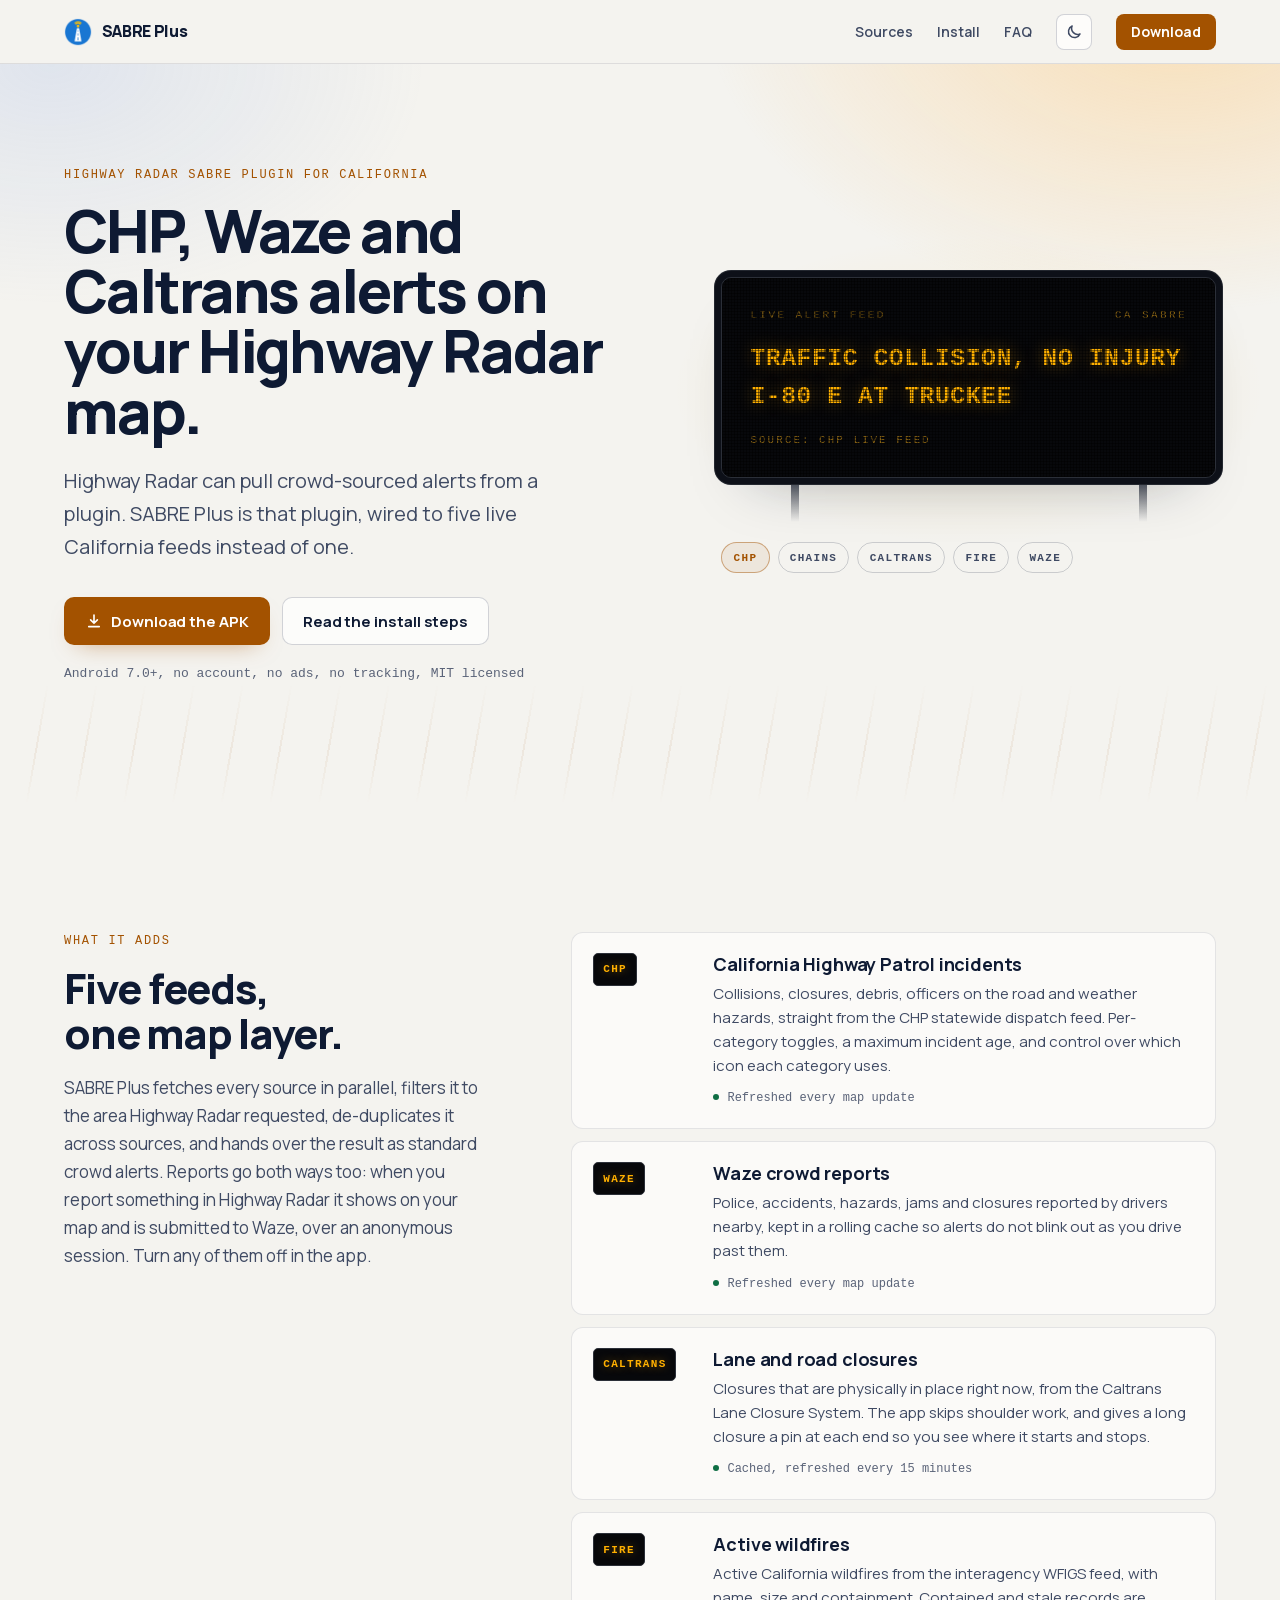
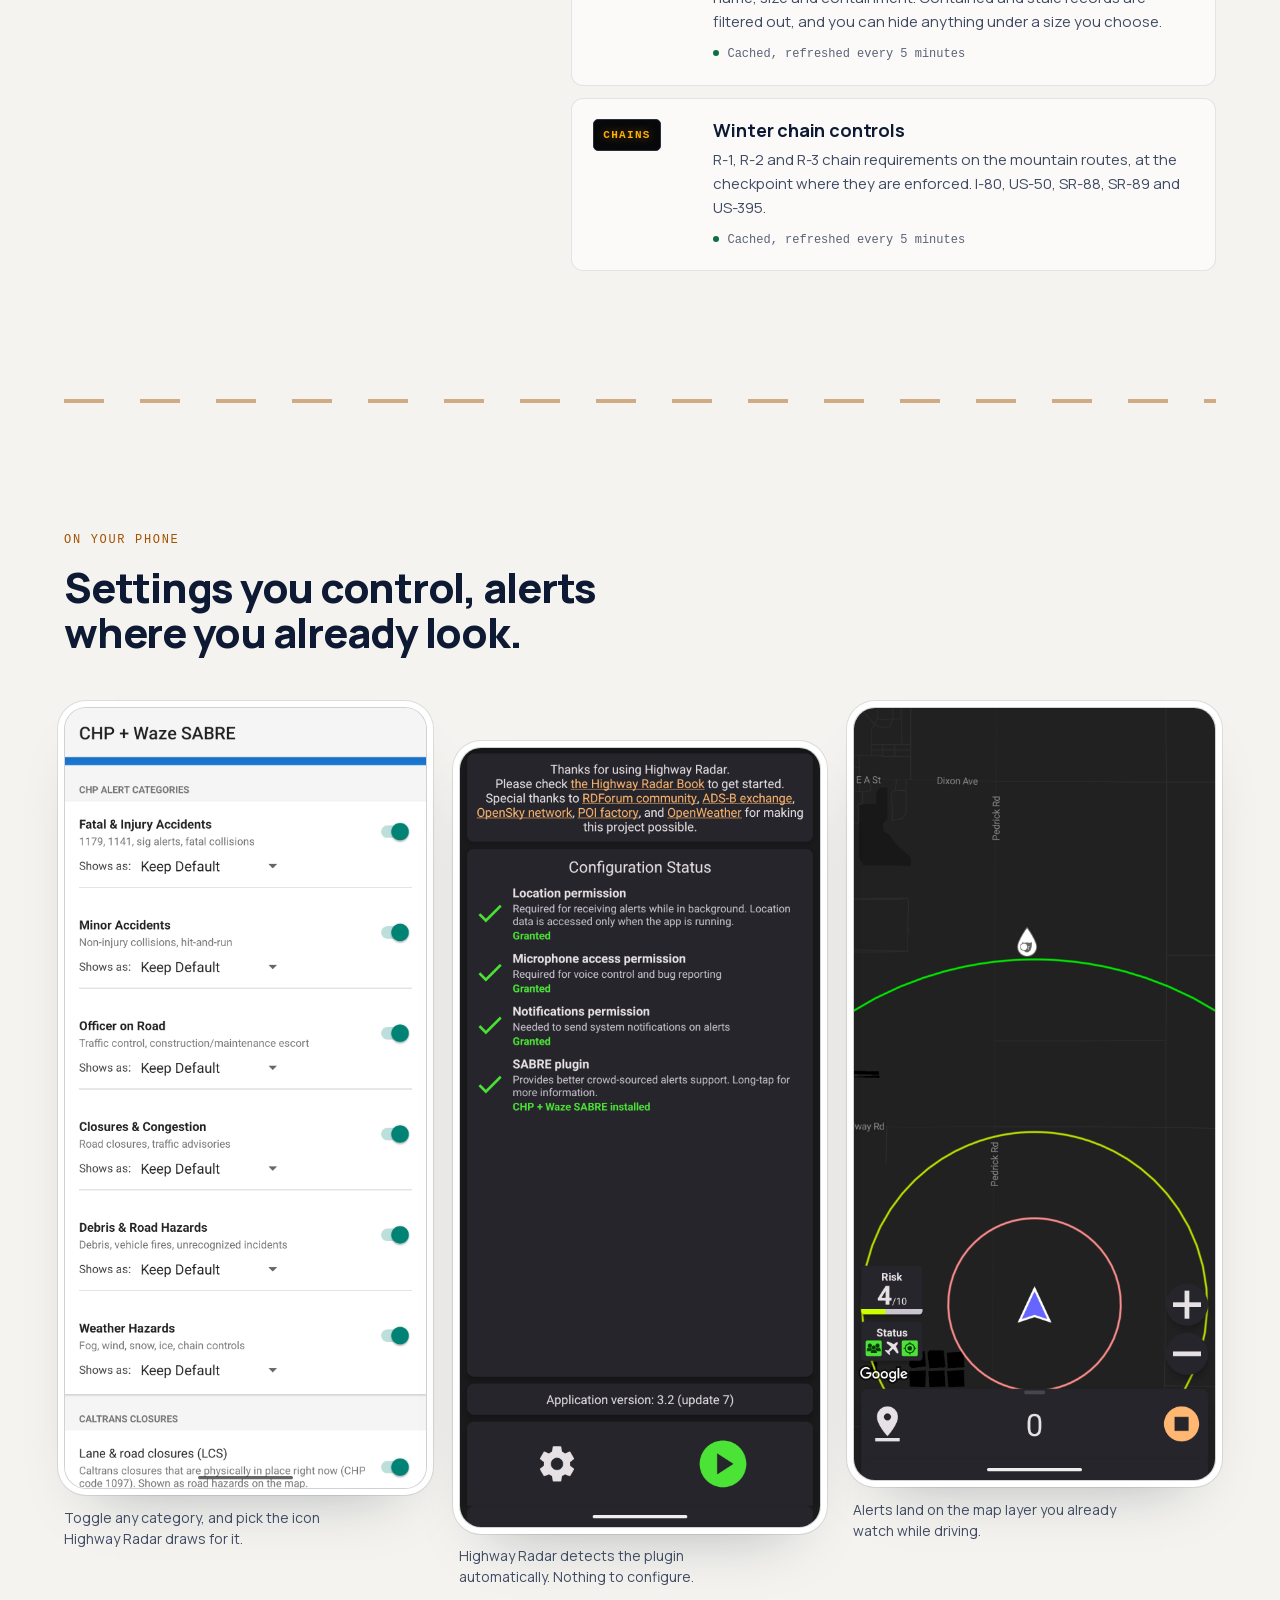
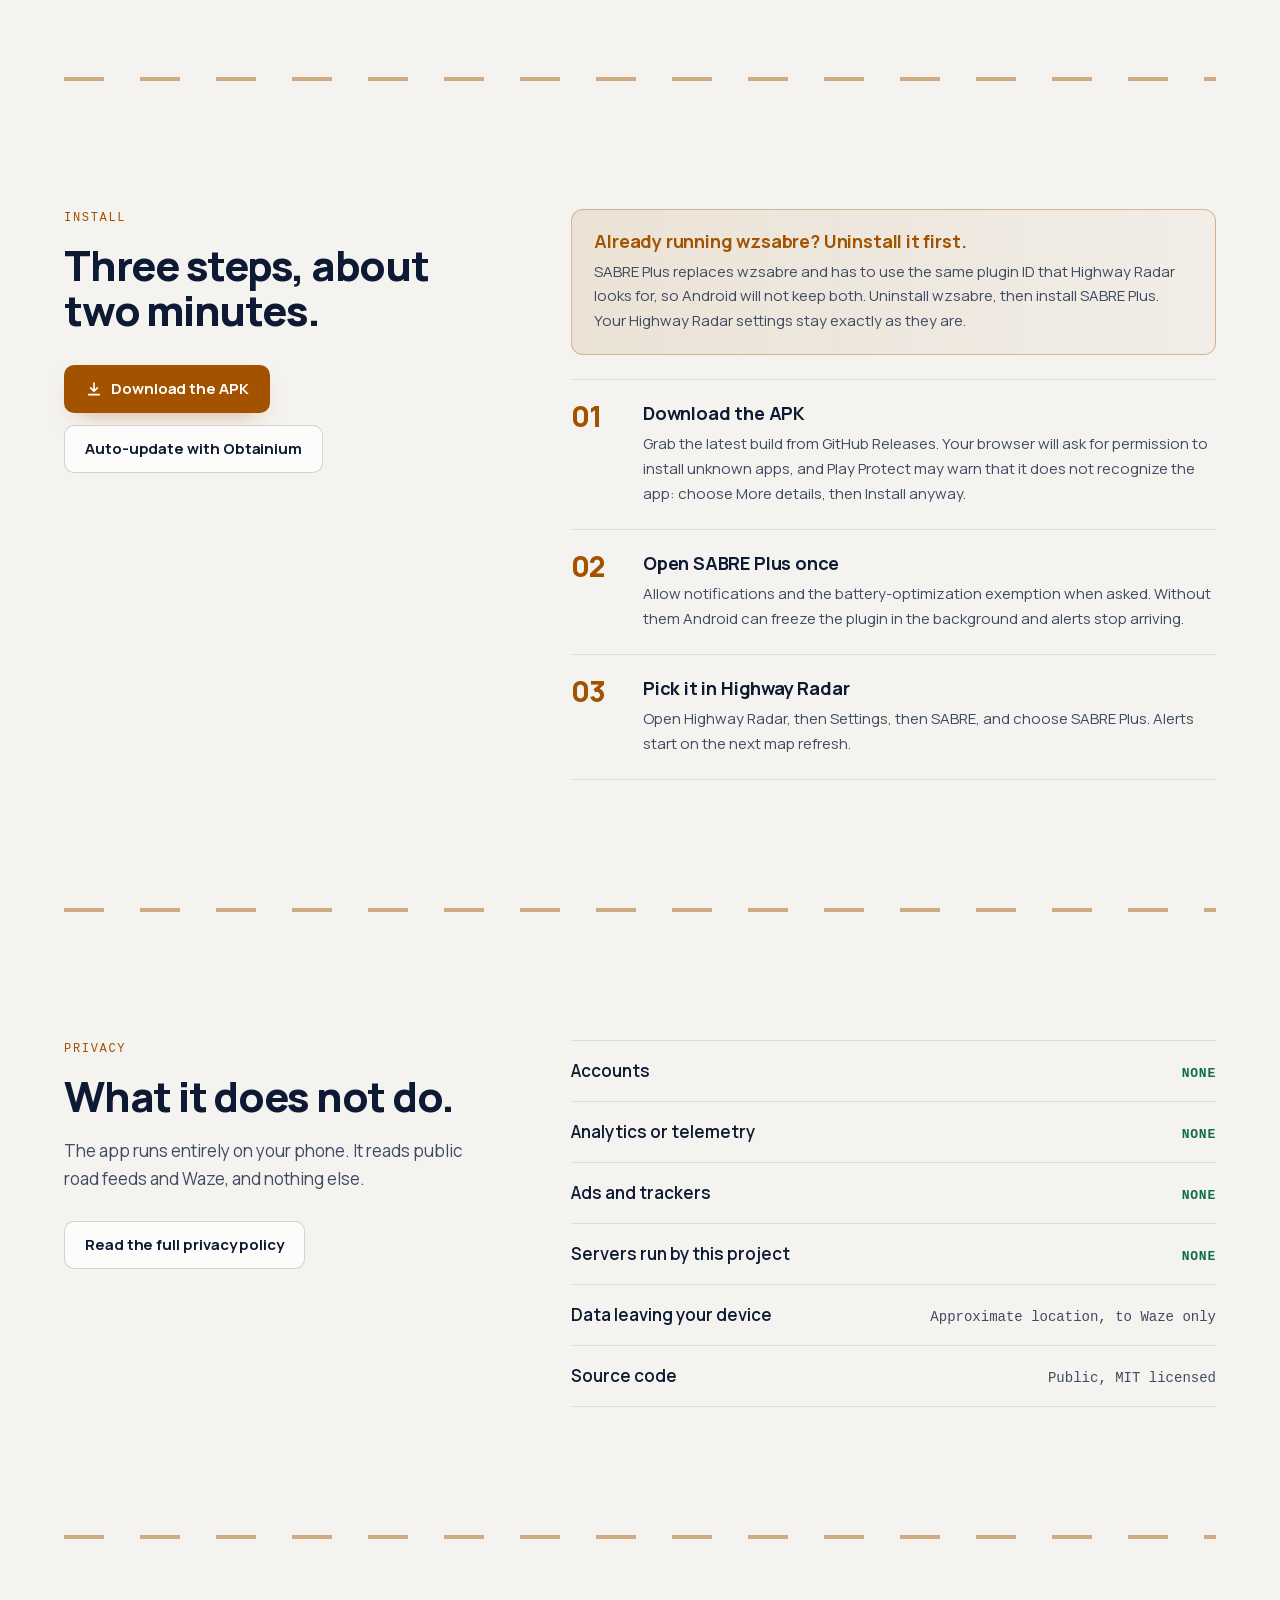
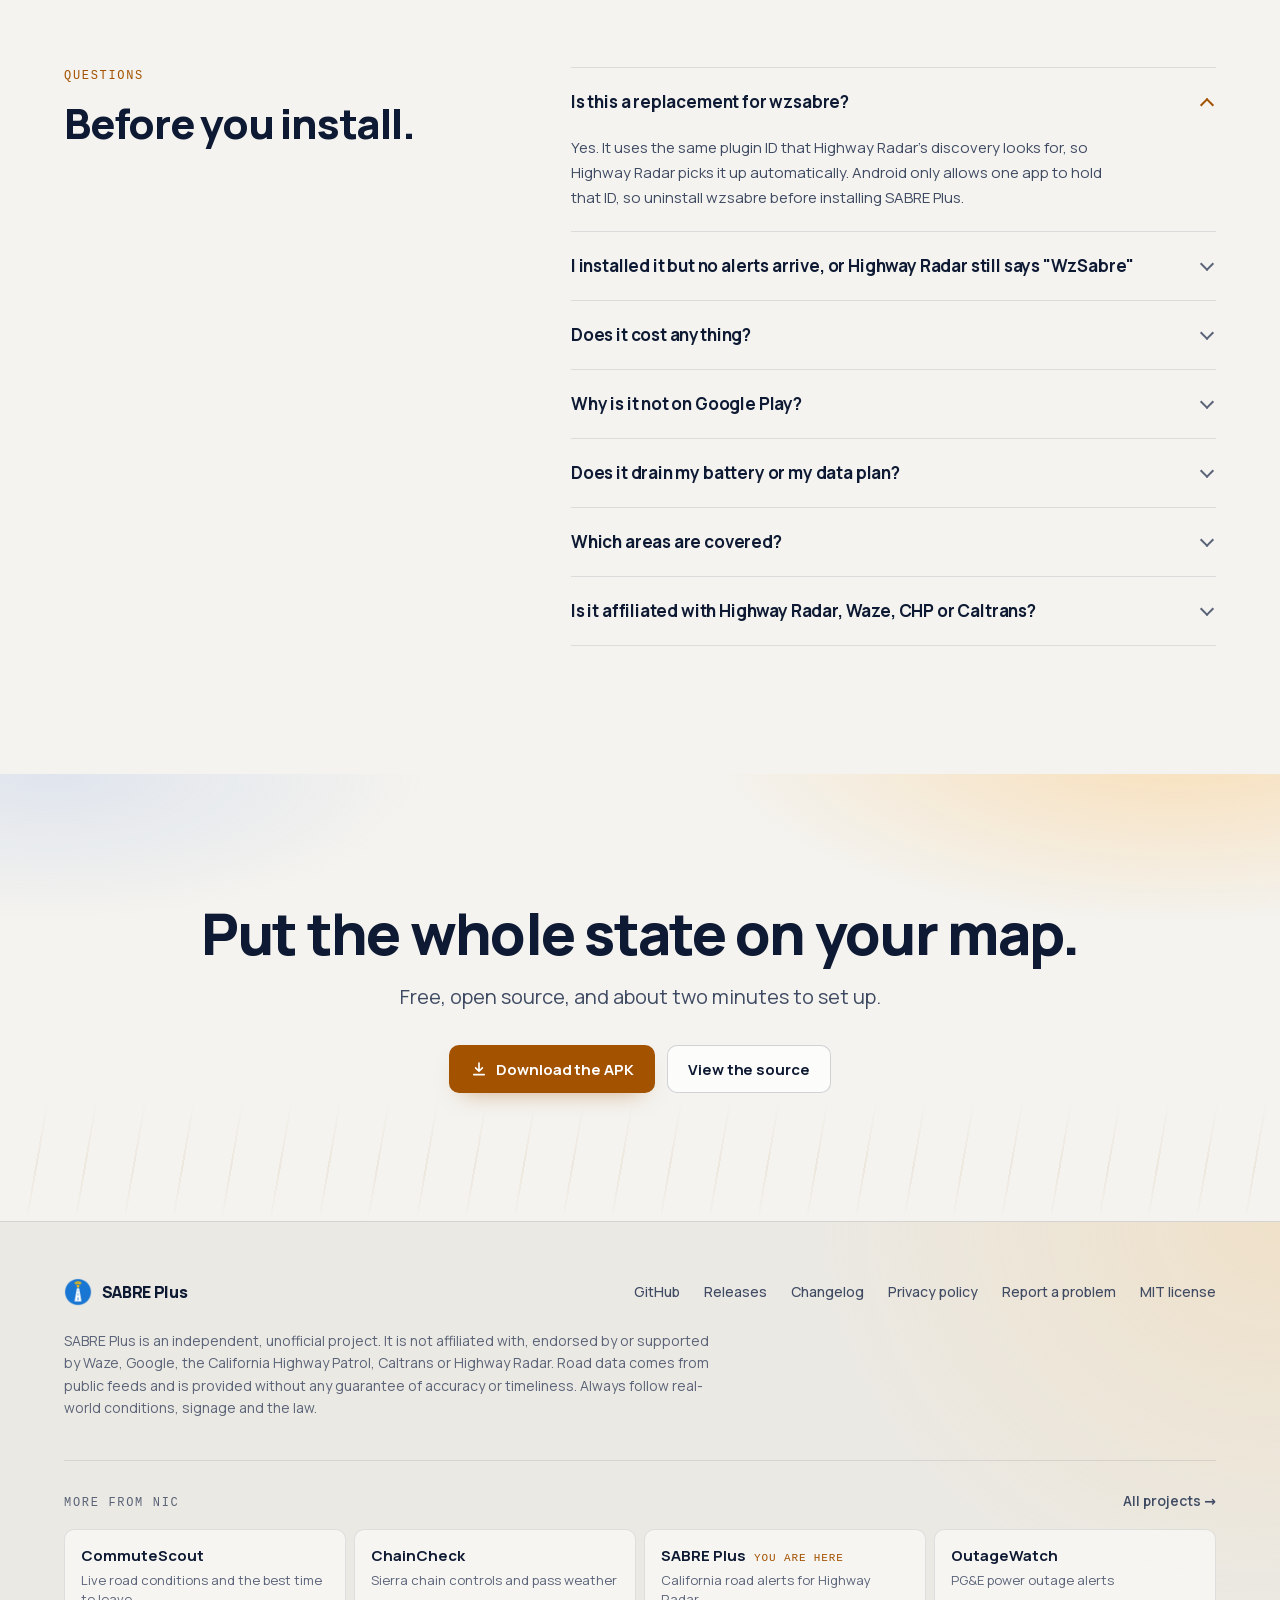
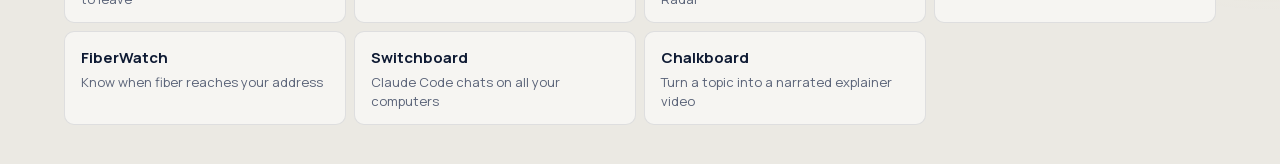
<file: docs/index.html>
<!doctype html>
<html lang="en">
<head>
<meta charset="utf-8">
<meta name="viewport" content="width=device-width, initial-scale=1">
<title>SABRE Plus: CHP, Waze and Caltrans alerts for Highway Radar</title>
<meta name="description" content="A free, open-source Highway Radar SABRE plugin for California. Adds live CHP incidents, Waze crowd alerts, Caltrans lane closures, active wildfires and winter chain controls to your Highway Radar map. Drop-in wzsabre replacement, Android 7.0+.">
<link rel="canonical" href="https://nicglazkov.github.io/highway-radar-sabre-plus/">
<meta name="theme-color" content="#f4f3ef">
<script>
/* Theme: Day Drive (light) for everyone; Night Drive only when the visitor
   picks it with the sun/moon button. Runs before first paint, so no flash. */
(function () {
  var d = document.documentElement, key = "nd-theme";
  function set(t, save) {
    if (t === "dark") d.setAttribute("data-theme", "dark"); else d.removeAttribute("data-theme");
    var m = document.querySelector('meta[name="theme-color"]');
    if (!m) { m = document.createElement("meta"); m.name = "theme-color"; document.head.appendChild(m); }
    m.setAttribute("content", t === "dark" ? "#0a0d16" : "#f4f3ef");
    if (save) { try { localStorage.setItem(key, t); } catch (e) {} }
  }
  var saved = null;
  try { saved = localStorage.getItem(key); } catch (e) {}
  set(saved === "dark" ? "dark" : "light");
  document.addEventListener("click", function (e) {
    var b = e.target && e.target.closest && e.target.closest(".nd-theme");
    if (b) set(d.getAttribute("data-theme") === "dark" ? "light" : "dark", true);
  });
})();
</script>

<meta property="og:type" content="website">
<meta property="og:url" content="https://nicglazkov.github.io/highway-radar-sabre-plus/">
<meta property="og:title" content="SABRE Plus: CHP, Waze and Caltrans alerts for Highway Radar">
<meta property="og:description" content="Five California road feeds on your Highway Radar map. Free, open source, no account, no ads. A drop-in wzsabre replacement.">
<meta property="og:image" content="https://nicglazkov.github.io/highway-radar-sabre-plus/social-preview.png">
<meta name="twitter:card" content="summary_large_image">
<meta name="twitter:title" content="SABRE Plus for Highway Radar">
<meta name="twitter:description" content="Five California road feeds on your Highway Radar map. Free and open source.">
<meta name="twitter:image" content="https://nicglazkov.github.io/highway-radar-sabre-plus/social-preview.png">
<link rel="icon" href="screenshots/app-icon.png">
<link rel="apple-touch-icon" href="screenshots/app-icon.png">

<script type="application/ld+json">
{
  "@context": "https://schema.org",
  "@type": "SoftwareApplication",
  "name": "SABRE Plus",
  "alternateName": "Highway Radar SABRE Plus",
  "applicationCategory": "TravelApplication",
  "operatingSystem": "Android 7.0+",
  "url": "https://nicglazkov.github.io/highway-radar-sabre-plus/",
  "downloadUrl": "https://github.com/nicglazkov/highway-radar-sabre-plus/releases/latest",
  "license": "https://opensource.org/licenses/MIT",
  "isAccessibleForFree": true,
  "offers": { "@type": "Offer", "price": "0", "priceCurrency": "USD" },
  "description": "An open-source Highway Radar SABRE plugin for California. Adds live CHP incidents, Waze crowd-sourced alerts, Caltrans lane closures, active wildfires and winter chain controls to the Highway Radar map. A drop-in replacement for wzsabre.",
  "author": { "@type": "Person", "name": "Nic Glazkov" }
}
</script>
<script type="application/ld+json">
{
  "@context": "https://schema.org",
  "@type": "FAQPage",
  "mainEntity": [
    {"@type":"Question","name":"Is SABRE Plus a replacement for wzsabre?",
     "acceptedAnswer":{"@type":"Answer","text":"Yes. It uses the same plugin ID Highway Radar looks for, so Highway Radar finds it automatically. Because Android allows only one app per ID, uninstall wzsabre first, then install SABRE Plus. Your Highway Radar settings are unaffected."}},
    {"@type":"Question","name":"SABRE Plus is installed but no alerts arrive, or Highway Radar still shows WzSabre. What do I do?",
     "acceptedAnswer":{"@type":"Answer","text":"Highway Radar caches the plugin registration it first discovered and keeps using it after you switch. Fully close and reopen Highway Radar so it runs discovery again. If that does not fix it, clear Highway Radar's cache: Android Settings, Apps, Highway Radar, Storage, Clear cache. Use Clear cache, not Clear storage, because Clear storage erases your Highway Radar settings."}},
    {"@type":"Question","name":"Does SABRE Plus cost anything?",
     "acceptedAnswer":{"@type":"Answer","text":"No. It is free and open source under the MIT license, with no account, no ads and no in-app purchases."}},
    {"@type":"Question","name":"What data does SABRE Plus collect?",
     "acceptedAnswer":{"@type":"Answer","text":"None. There are no servers, no accounts and no analytics. Everything runs on your device. Only the Waze feature sends your approximate location, over an anonymous session, so it can return alerts near you."}},
    {"@type":"Question","name":"Which areas does it cover?",
     "acceptedAnswer":{"@type":"Answer","text":"California. CHP incidents and Caltrans closures are statewide, chain controls cover the mountain routes, and Waze alerts work anywhere Waze has coverage."}},
    {"@type":"Question","name":"Why is it not on Google Play?",
     "acceptedAnswer":{"@type":"Answer","text":"It has to use the exact package ID that Highway Radar's plugin discovery looks for, which is already taken on Google Play. You install the APK directly from GitHub Releases, or let Obtainium keep it updated for you."}}
  ]
}
</script>

<link rel="preload" href="fonts/manrope-latin.woff2" as="font" type="font/woff2" crossorigin>
<link rel="stylesheet" href="style.css">
</head>
<body>

<header class="nd-nav">
  <div class="nd-wrap nd-nav__in">
    <a class="nd-brand" href="./">
      <img src="screenshots/app-icon.png" alt="" width="28" height="28">
      SABRE Plus
    </a>
    <nav class="nd-links" aria-label="Primary">
      <a class="nd-hide" href="#sources">Sources</a>
      <a class="nd-hide" href="#install">Install</a>
      <a class="nd-hide" href="#faq">FAQ</a>
      <button class="nd-theme" type="button" aria-label="Switch between light and dark theme" title="Light or dark theme"><svg class="nd-theme__moon" viewBox="0 0 24 24" aria-hidden="true"><path d="M20 14.5A8 8 0 0 1 9.5 4a8 8 0 1 0 10.5 10.5z"/></svg><svg class="nd-theme__sun" viewBox="0 0 24 24" aria-hidden="true"><circle cx="12" cy="12" r="4"/><path d="M12 2.5v2M12 19.5v2M4.6 4.6 6 6M18 18l1.4 1.4M2.5 12h2M19.5 12h2M4.6 19.4 6 18M18 6l1.4-1.4"/></svg></button>
      <a class="nd-btn nd-btn--sm" href="https://github.com/nicglazkov/highway-radar-sabre-plus/releases/latest">Download</a>
    </nav>
  </div>
</header>

<main>

  <section class="hero nd-hero">
    <div class="nd-streak" aria-hidden="true"></div>
    <div class="nd-wrap hero__grid">
      <div>
        <p class="nd-eyebrow">Highway Radar SABRE plugin for California</p>
        <h1>CHP, Waze and Caltrans alerts on your Highway&nbsp;Radar map.</h1>
        <p class="lede">
          Highway Radar can pull crowd-sourced alerts from a plugin. SABRE Plus is that
          plugin, wired to five live California feeds instead of one.
        </p>

        <div class="nd-actions">
          <a class="nd-btn" href="https://github.com/nicglazkov/highway-radar-sabre-plus/releases/latest">
            <svg viewBox="0 0 24 24" fill="none" stroke="currentColor" stroke-width="2.2" stroke-linecap="round" stroke-linejoin="round" aria-hidden="true"><path d="M12 4v11m0 0-4.5-4.5M12 15l4.5-4.5M5 19.5h14"/></svg>Download the APK
          </a>
          <a class="nd-btn nd-btn--ghost" href="#install">Read the install steps</a>
        </div>
        <p class="terms">Android 7.0+, no account, no ads, no tracking, MIT licensed</p>
      </div>

      <!-- The signature element: a Caltrans-style changeable message sign
           cycling the kind of alert each source actually produces. -->
      <div class="gantry">
        <div class="sign">
          <div class="sign__head">
            <span>Live alert feed</span>
            <span aria-hidden="true">CA SABRE</span>
          </div>
          <p class="sign__msg" id="signMsg" aria-live="off">
            <span>Traffic collision, no injury</span>
            <span>I-80 E at Truckee</span>
          </p>
          <p class="sign__src" id="signSrc">Source: CHP live feed</p>
        </div>
        <div class="gantry__legs" aria-hidden="true"><i></i><i></i></div>
        <ul class="feeds" id="signFeeds" aria-hidden="true">
          <li class="is-on">CHP</li><li>Chains</li><li>Caltrans</li><li>Fire</li><li>Waze</li>
        </ul>
      </div>
    </div>
  </section>

  <section class="band" id="sources">
    <div class="nd-wrap split">
      <div class="split__head">
        <p class="nd-eyebrow">What it adds</p>
        <h2>Five feeds, one map layer.</h2>
        <p>
          SABRE Plus fetches every source in parallel, filters it to the area Highway Radar
          requested, de-duplicates it across sources, and hands over the result as standard
          crowd alerts. Reports go both ways too: when you report something in Highway Radar
          it shows on your map and is submitted to Waze, over an anonymous session.
          Turn any of them off in the app.
        </p>
      </div>

      <div class="sources">
        <article class="source">
          <span class="source__tag">CHP</span>
          <h3>California Highway Patrol incidents</h3>
          <p>
            Collisions, closures, debris, officers on the road and weather hazards,
            straight from the CHP statewide dispatch feed. Per-category toggles, a
            maximum incident age, and control over which icon each category uses.
          </p>
          <p class="source__cadence">Refreshed every map update</p>
        </article>

        <article class="source">
          <span class="source__tag">Waze</span>
          <h3>Waze crowd reports</h3>
          <p>
            Police, accidents, hazards, jams and closures reported by drivers nearby,
            kept in a rolling cache so alerts do not blink out as you drive past them.
          </p>
          <p class="source__cadence">Refreshed every map update</p>
        </article>

        <article class="source">
          <span class="source__tag">Caltrans</span>
          <h3>Lane and road closures</h3>
          <p>
            Closures that are physically in place right now, from the Caltrans Lane
            Closure System. The app skips shoulder work, and gives a long closure a pin
            at each end so you see where it starts and stops.
          </p>
          <p class="source__cadence">Cached, refreshed every 15 minutes</p>
        </article>

        <article class="source">
          <span class="source__tag">Fire</span>
          <h3>Active wildfires</h3>
          <p>
            Active California wildfires from the interagency WFIGS feed, with name,
            size and containment. Contained and stale records are filtered out, and you
            can hide anything under a size you choose.
          </p>
          <p class="source__cadence">Cached, refreshed every 5 minutes</p>
        </article>

        <article class="source">
          <span class="source__tag">Chains</span>
          <h3>Winter chain controls</h3>
          <p>
            R-1, R-2 and R-3 chain requirements on the mountain routes, at the
            checkpoint where they are enforced. I-80, US-50, SR-88, SR-89 and US-395.
          </p>
          <p class="source__cadence">Cached, refreshed every 5 minutes</p>
        </article>
      </div>
    </div>
  </section>

  <hr class="lane">

  <section class="band">
    <div class="nd-wrap">
      <div class="band__head">
        <p class="nd-eyebrow">On your phone</p>
        <h2>Settings you control, alerts where you already look.</h2>
      </div>

      <div class="screens">
        <figure>
          <img src="screenshots/settings.png" width="1080" height="2400" loading="lazy"
               alt="The SABRE Plus settings screen, showing per-category toggles and shows-as overrides.">
          <figcaption>Toggle any category, and pick the icon Highway Radar draws for it.</figcaption>
        </figure>
        <figure>
          <img src="screenshots/hr_state.png" width="1080" height="2400" loading="lazy"
               alt="Highway Radar's plugin settings showing SABRE Plus detected and selected.">
          <figcaption>Highway Radar detects the plugin automatically. Nothing to configure.</figcaption>
        </figure>
        <figure>
          <img src="screenshots/hr-map.png" width="1080" height="2400" loading="lazy"
               alt="The Highway Radar map with an alert pin fed by the plugin.">
          <figcaption>Alerts land on the map layer you already watch while driving.</figcaption>
        </figure>
      </div>
    </div>
  </section>

  <hr class="lane">

  <section class="band" id="install">
    <div class="nd-wrap split">
      <div class="split__head">
        <p class="nd-eyebrow">Install</p>
        <h2>Three steps, about two minutes.</h2>
        <div class="nd-actions">
          <a class="nd-btn" href="https://github.com/nicglazkov/highway-radar-sabre-plus/releases/latest"><svg viewBox="0 0 24 24" fill="none" stroke="currentColor" stroke-width="2.2" stroke-linecap="round" stroke-linejoin="round" aria-hidden="true"><path d="M12 4v11m0 0-4.5-4.5M12 15l4.5-4.5M5 19.5h14"/></svg>Download the APK</a>
          <a class="nd-btn nd-btn--ghost" href="https://github.com/ImranR98/Obtainium">Auto-update with Obtainium</a>
        </div>
      </div>

      <div>
        <div class="warn">
          <h3>Already running wzsabre? Uninstall it first.</h3>
          <p>
            SABRE Plus replaces wzsabre and has to use the same plugin ID that Highway
            Radar looks for, so Android will not keep both. Uninstall wzsabre, then
            install SABRE Plus. Your Highway Radar settings stay exactly as they are.
          </p>
        </div>

        <ol class="steps">
          <li>
            <div>
              <h3>Download the APK</h3>
              <p>
                Grab the latest build from GitHub Releases. Your browser will ask for
                permission to install unknown apps, and Play Protect may warn that it does
                not recognize the app: choose More details, then Install anyway.
              </p>
            </div>
          </li>
          <li>
            <div>
              <h3>Open SABRE Plus once</h3>
              <p>
                Allow notifications and the battery-optimization exemption when asked.
                Without them Android can freeze the plugin in the background and alerts
                stop arriving.
              </p>
            </div>
          </li>
          <li>
            <div>
              <h3>Pick it in Highway Radar</h3>
              <p>
                Open Highway Radar, then Settings, then SABRE, and choose SABRE Plus.
                Alerts start on the next map refresh.
              </p>
            </div>
          </li>
        </ol>
      </div>
    </div>
  </section>

  <hr class="lane">

  <section class="band">
    <div class="nd-wrap split">
      <div class="split__head">
        <p class="nd-eyebrow">Privacy</p>
        <h2>What it does not do.</h2>
        <p>
          The app runs entirely on your phone. It reads public road feeds and Waze, and
          nothing else.
        </p>
        <div class="nd-actions">
          <a class="nd-btn nd-btn--ghost" href="privacy.html">Read the full privacy policy</a>
        </div>
      </div>

      <dl class="ledger">
        <div><dt>Accounts</dt><dd>None</dd></div>
        <div><dt>Analytics or telemetry</dt><dd>None</dd></div>
        <div><dt>Ads and trackers</dt><dd>None</dd></div>
        <div><dt>Servers run by this project</dt><dd>None</dd></div>
        <div><dt>Data leaving your device</dt><dd class="is-note">Approximate location, to Waze only</dd></div>
        <div><dt>Source code</dt><dd class="is-note">Public, MIT licensed</dd></div>
      </dl>
    </div>
  </section>

  <hr class="lane">

  <section class="band" id="faq">
    <div class="nd-wrap split">
      <div class="split__head">
        <p class="nd-eyebrow">Questions</p>
        <h2>Before you install.</h2>
      </div>

      <div class="faq">
          <details open>
            <summary>Is this a replacement for wzsabre?</summary>
            <p>
              Yes. It uses the same plugin ID that Highway Radar's discovery looks for, so
              Highway Radar picks it up automatically. Android only allows one app to hold
              that ID, so uninstall wzsabre before installing SABRE Plus.
            </p>
          </details>
          <details>
            <summary>I installed it but no alerts arrive, or Highway Radar still says "WzSabre"</summary>
            <p>
              Highway Radar caches the plugin registration it first discovered and keeps
              using it after you switch. Fully close and reopen Highway Radar,
              which makes it run discovery again. If that does not fix it, clear Highway
              Radar's cache: Android Settings, then Apps, then Highway Radar, then Storage,
              then Clear cache. Use <strong>Clear cache</strong>, not Clear storage, because
              Clear storage would erase your Highway Radar settings.
            </p>
            <p>
              Tapping Share diagnostics in the SABRE Plus app tells you which case you are
              in: it reports whether Highway Radar has re-detected SABRE Plus or is still
              running off a cached registration.
            </p>
          </details>
          <details>
            <summary>Does it cost anything?</summary>
            <p>
              No. It is free and open source under the MIT license. No account, no ads, no
              in-app purchases, no premium tier.
            </p>
          </details>
          <details>
            <summary>Why is it not on Google Play?</summary>
            <p>
              The plugin has to use the exact package ID Highway Radar looks for, and that
              ID is already taken on Play. You install the APK from GitHub Releases
              instead, or point Obtainium at the repository and let it handle updates.
            </p>
          </details>
          <details>
            <summary>Does it drain my battery or my data plan?</summary>
            <p>
              The plugin runs only while Highway Radar is open and stops itself shortly
              after you close it. The large Caltrans feeds are cached, refreshed on a long
              interval, and skipped entirely when Caltrans reports nothing has changed.
            </p>
          </details>
          <details>
            <summary>Which areas are covered?</summary>
            <p>
              California. CHP incidents and Caltrans closures are statewide, chain
              controls cover the mountain passes, wildfires cover the state, and Waze
              reports work anywhere Waze does.
            </p>
          </details>
          <details>
            <summary>Is it affiliated with Highway Radar, Waze, CHP or Caltrans?</summary>
            <p>
              No. It is an independent project, not affiliated with, endorsed by or
              supported by any of them. Do not rely on it for safety-critical decisions.
            </p>
          </details>
      </div>
    </div>
  </section>

  <section class="closer nd-hero">
    <div class="nd-streak" aria-hidden="true"></div>
    <div class="nd-wrap">
      <h2>Put the whole state on your map.</h2>
      <p>Free, open source, and about two minutes to set up.</p>
      <div class="nd-actions">
        <a class="nd-btn" href="https://github.com/nicglazkov/highway-radar-sabre-plus/releases/latest"><svg viewBox="0 0 24 24" fill="none" stroke="currentColor" stroke-width="2.2" stroke-linecap="round" stroke-linejoin="round" aria-hidden="true"><path d="M12 4v11m0 0-4.5-4.5M12 15l4.5-4.5M5 19.5h14"/></svg>Download the APK</a>
        <a class="nd-btn nd-btn--ghost" href="https://github.com/nicglazkov/highway-radar-sabre-plus">View the source</a>
      </div>
    </div>
  </section>

</main>

<footer class="nd-foot">
  <div class="nd-wrap">
    <div class="nd-foot__top">
      <a class="nd-brand" href="./"><img src="screenshots/app-icon.png" alt="" width="28" height="28">SABRE Plus</a>
      <nav class="nd-foot__links" aria-label="Project">
        <a href="https://github.com/nicglazkov/highway-radar-sabre-plus">GitHub</a>
        <a href="https://github.com/nicglazkov/highway-radar-sabre-plus/releases">Releases</a>
        <a href="https://github.com/nicglazkov/highway-radar-sabre-plus/blob/main/CHANGELOG.md">Changelog</a>
        <a href="privacy.html">Privacy policy</a>
        <a href="https://github.com/nicglazkov/highway-radar-sabre-plus/issues">Report a problem</a>
        <a href="https://github.com/nicglazkov/highway-radar-sabre-plus/blob/main/LICENSE">MIT license</a>
      </nav>
    </div>
    <p class="nd-foot__note disclaim">
      SABRE Plus is an independent, unofficial project. It is not affiliated with,
      endorsed by or supported by Waze, Google, the California Highway Patrol, Caltrans
      or Highway Radar. Road data comes from public feeds and is provided without any
      guarantee of accuracy or timeliness. Always follow real-world conditions, signage
      and the law.
    </p>
    <div class="nd-more">
      <div class="nd-more__head">
        <p class="nd-eyebrow">More from Nic</p>
        <a class="nd-more__all" href="https://nicglazkov.github.io/">All projects &rarr;</a>
      </div>
      <ul>
        <li><a class="nd-more__item" href="https://commutescout.com"><b>CommuteScout</b><span>Live road conditions and the best time to leave</span></a></li>
        <li><a class="nd-more__item" href="https://nicglazkov.github.io/chaincheck/"><b>ChainCheck</b><span>Sierra chain controls and pass weather</span></a></li>
        <li><a class="nd-more__item" href="./" aria-current="page"><b>SABRE Plus</b><span>California road alerts for Highway Radar</span></a></li>
        <li><a class="nd-more__item" href="https://nicglazkov.github.io/outagewatch/"><b>OutageWatch</b><span>PG&amp;E power outage alerts</span></a></li>
        <li><a class="nd-more__item" href="https://getfiberwatch.com"><b>FiberWatch</b><span>Know when fiber reaches your address</span></a></li>
        <li><a class="nd-more__item" href="https://nicglazkov.github.io/switchboard/"><b>Switchboard</b><span>Claude Code chats on all your computers</span></a></li>
        <li><a class="nd-more__item" href="https://chalkboard.studio"><b>Chalkboard</b><span>Turn a topic into a narrated explainer video</span></a></li>
      </ul>
    </div>
  </div>
</footer>


<script>
// Cycle the sign through one representative alert per source. The first message
// is in the HTML, so the page still says something useful without JavaScript.
(function () {
  var msg = document.getElementById('signMsg');
  var src = document.getElementById('signSrc');
  if (!msg || !src) return;
  if (window.matchMedia('(prefers-reduced-motion: reduce)').matches) return;

  var feed = [
    { lines: ['Traffic collision, no injury', 'I-80 E at Truckee'],       src: 'CHP live feed' },
    { lines: ['Chains required R-2', 'US-50 at Echo Summit'],             src: 'Caltrans chain control' },
    { lines: ['Right 2 lanes closed', 'SR-99 N at Elk Grove'],            src: 'Caltrans lane closures' },
    { lines: ['Wildfire, 12,400 ac, 40% contained', 'SR-32 near Forest Ranch'], src: 'WFIGS active fires' },
    { lines: ['Police reported ahead', 'I-5 N near Stockton'],            src: 'Waze crowd reports' }
  ];

  var chips = document.querySelectorAll('#signFeeds li');
  var order = [0, 1, 2, 3, 4];
  var i = 0;
  setInterval(function () {
    i = (i + 1) % feed.length;
    var next = feed[i];
    msg.classList.add('is-swapping');
    setTimeout(function () {
      msg.innerHTML = '';
      next.lines.forEach(function (line) {
        var el = document.createElement('span');
        el.textContent = line;
        msg.appendChild(el);
      });
      src.textContent = 'Source: ' + next.src;
      for (var c = 0; c < chips.length; c++) chips[c].classList.toggle('is-on', c === order[i]);
      msg.classList.remove('is-swapping');
    }, 350);
  }, 3600);
})();
</script>

<script defer src='https://static.cloudflareinsights.com/beacon.min.js' data-cf-beacon='{"token": "a176d383a88845e4a39bccf3f7c30879"}'></script>
</body>
</html>
</file>
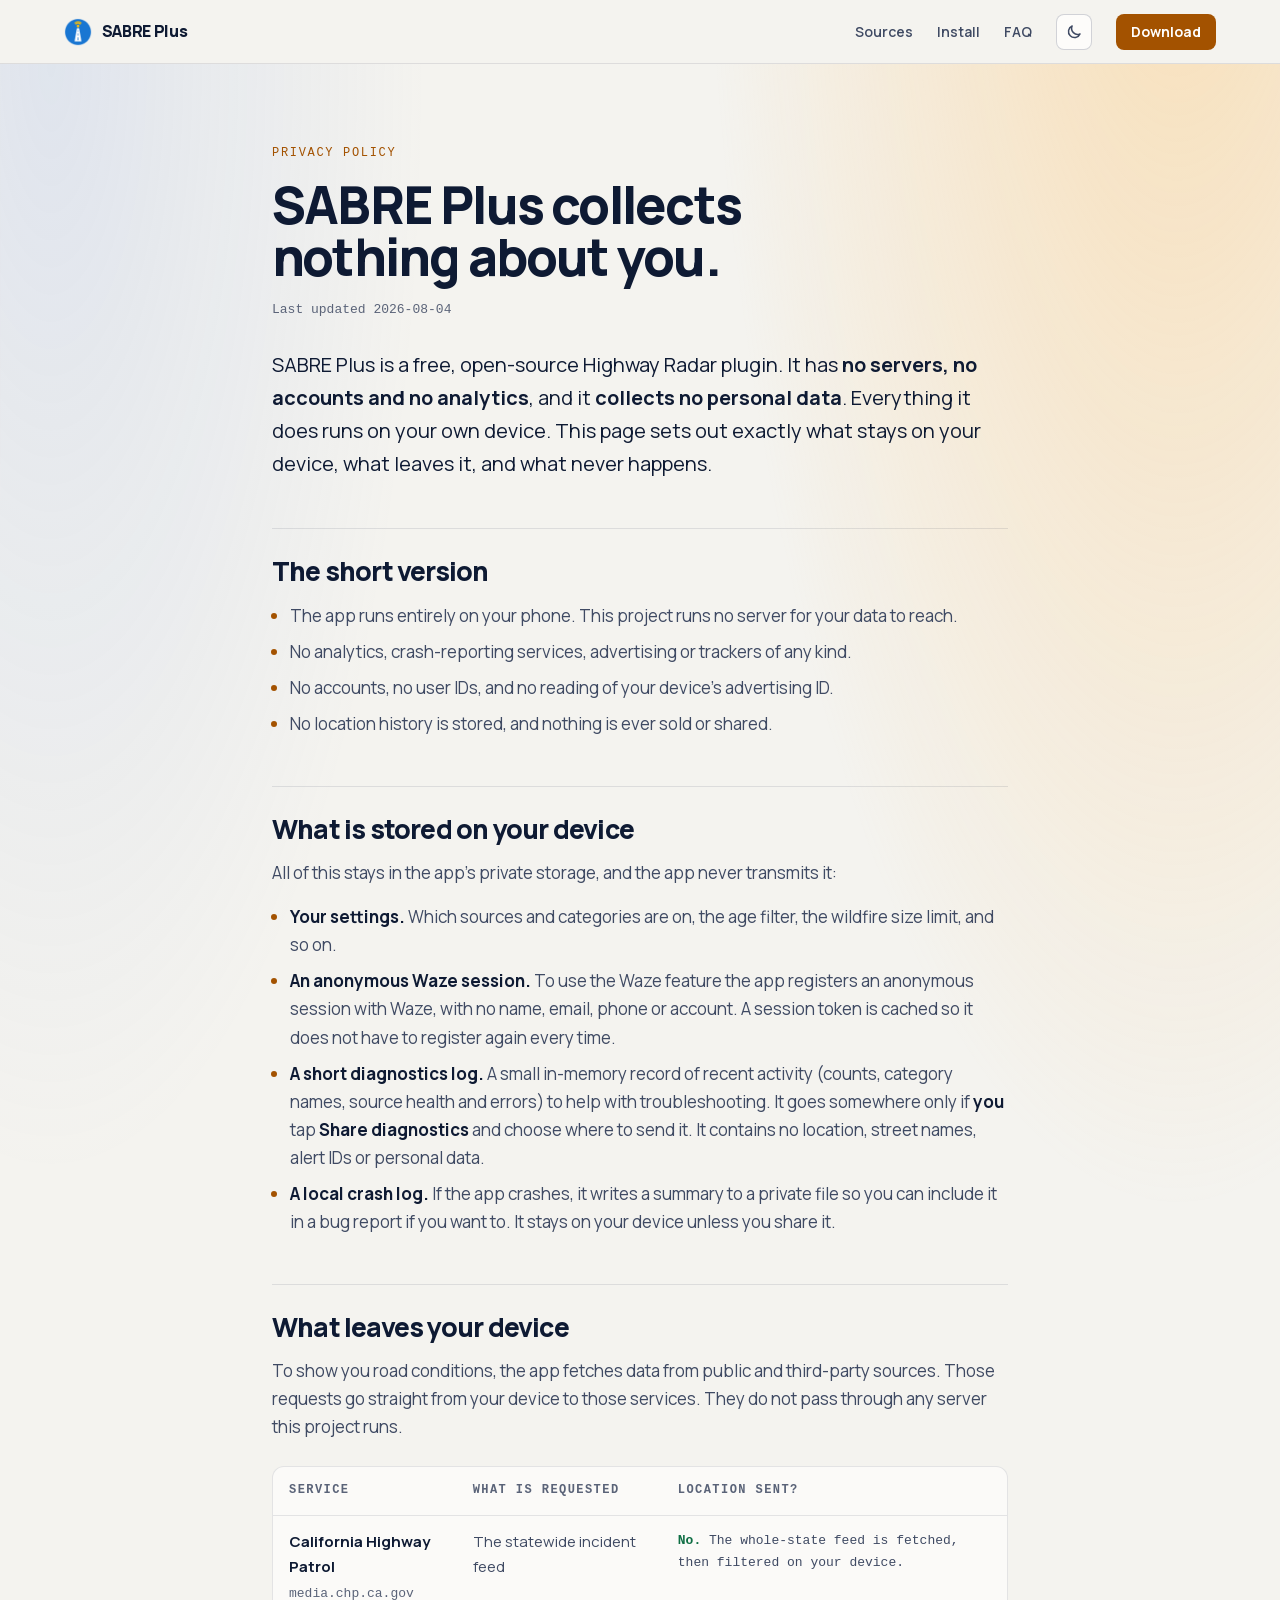
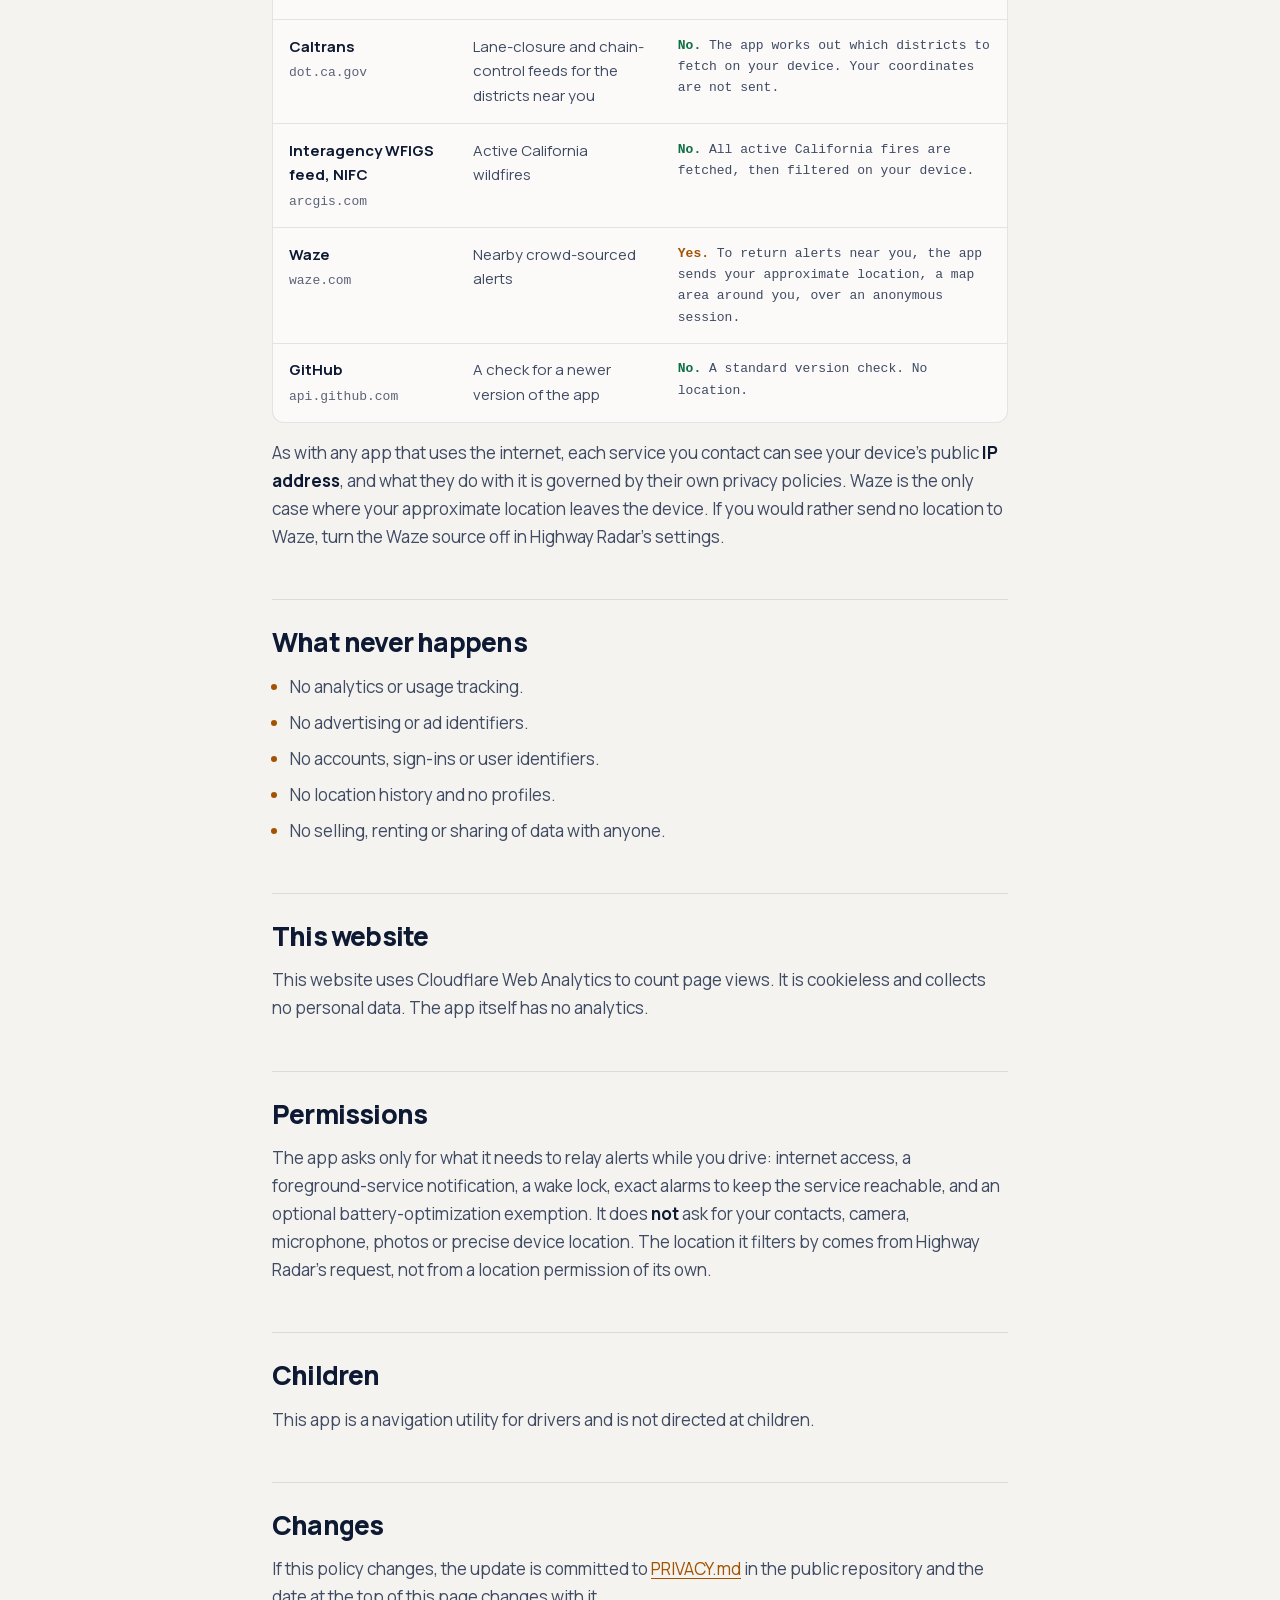
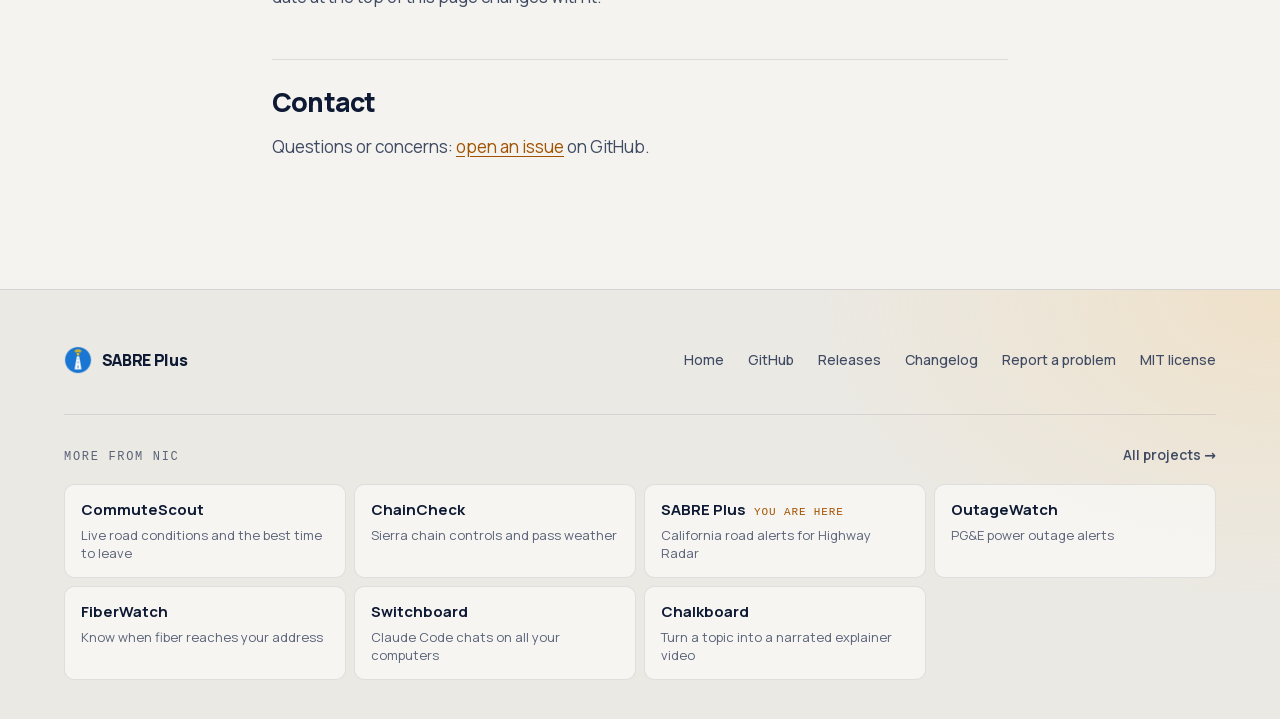
<file: docs/privacy.html>
<!doctype html>
<html lang="en">
<head>
<meta charset="utf-8">
<meta name="viewport" content="width=device-width, initial-scale=1">
<title>Privacy policy: SABRE Plus for Highway Radar</title>
<meta name="description" content="SABRE Plus has no servers, no accounts and no analytics, and collects no personal data. This policy sets out exactly what stays on your device, what leaves it, and what never happens.">
<link rel="canonical" href="https://nicglazkov.github.io/highway-radar-sabre-plus/privacy.html">
<meta name="theme-color" content="#f4f3ef">
<script>
/* Theme: Day Drive (light) for everyone; Night Drive only when the visitor
   picks it with the sun/moon button. Runs before first paint, so no flash. */
(function () {
  var d = document.documentElement, key = "nd-theme";
  function set(t, save) {
    if (t === "dark") d.setAttribute("data-theme", "dark"); else d.removeAttribute("data-theme");
    var m = document.querySelector('meta[name="theme-color"]');
    if (!m) { m = document.createElement("meta"); m.name = "theme-color"; document.head.appendChild(m); }
    m.setAttribute("content", t === "dark" ? "#0a0d16" : "#f4f3ef");
    if (save) { try { localStorage.setItem(key, t); } catch (e) {} }
  }
  var saved = null;
  try { saved = localStorage.getItem(key); } catch (e) {}
  set(saved === "dark" ? "dark" : "light");
  document.addEventListener("click", function (e) {
    var b = e.target && e.target.closest && e.target.closest(".nd-theme");
    if (b) set(d.getAttribute("data-theme") === "dark" ? "light" : "dark", true);
  });
})();
</script>

<meta property="og:type" content="article">
<meta property="og:url" content="https://nicglazkov.github.io/highway-radar-sabre-plus/privacy.html">
<meta property="og:title" content="Privacy policy: SABRE Plus">
<meta property="og:description" content="No servers, no accounts, no analytics, no personal data. Everything runs on your device.">
<meta property="og:image" content="https://nicglazkov.github.io/highway-radar-sabre-plus/social-preview.png">
<meta name="twitter:card" content="summary_large_image">
<link rel="icon" href="screenshots/app-icon.png">
<link rel="apple-touch-icon" href="screenshots/app-icon.png">

<script type="application/ld+json">
{
  "@context": "https://schema.org",
  "@type": "WebPage",
  "name": "Privacy policy: SABRE Plus for Highway Radar",
  "url": "https://nicglazkov.github.io/highway-radar-sabre-plus/privacy.html",
  "dateModified": "2026-08-04",
  "isPartOf": {
    "@type": "WebSite",
    "name": "SABRE Plus",
    "url": "https://nicglazkov.github.io/highway-radar-sabre-plus/"
  }
}
</script>

<link rel="preload" href="fonts/manrope-latin.woff2" as="font" type="font/woff2" crossorigin>
<link rel="stylesheet" href="style.css">
</head>
<body>

<header class="nd-nav">
  <div class="nd-wrap nd-nav__in">
    <a class="nd-brand" href="./">
      <img src="screenshots/app-icon.png" alt="" width="28" height="28">
      SABRE Plus
    </a>
    <nav class="nd-links" aria-label="Primary">
      <a class="nd-hide" href="./#sources">Sources</a>
      <a class="nd-hide" href="./#install">Install</a>
      <a class="nd-hide" href="./#faq">FAQ</a>
      <button class="nd-theme" type="button" aria-label="Switch between light and dark theme" title="Light or dark theme"><svg class="nd-theme__moon" viewBox="0 0 24 24" aria-hidden="true"><path d="M20 14.5A8 8 0 0 1 9.5 4a8 8 0 1 0 10.5 10.5z"/></svg><svg class="nd-theme__sun" viewBox="0 0 24 24" aria-hidden="true"><circle cx="12" cy="12" r="4"/><path d="M12 2.5v2M12 19.5v2M4.6 4.6 6 6M18 18l1.4 1.4M2.5 12h2M19.5 12h2M4.6 19.4 6 18M18 6l1.4-1.4"/></svg></button>
      <a class="nd-btn nd-btn--sm" href="https://github.com/nicglazkov/highway-radar-sabre-plus/releases/latest">Download</a>
    </nav>
  </div>
</header>

<main class="doc nd-hero">
  <div class="nd-wrap">
    <p class="nd-eyebrow">Privacy policy</p>
    <h1>SABRE Plus collects nothing about you.</h1>
    <p class="stamp">Last updated 2026-08-04</p>

    <p class="intro">
      SABRE Plus is a free, open-source Highway Radar plugin. It has
      <strong>no servers, no accounts and no analytics</strong>, and it
      <strong>collects no personal data</strong>. Everything it does runs on your own
      device. This page sets out exactly what stays on your device, what leaves it, and
      what never happens.
    </p>

    <h2>The short version</h2>
    <ul>
      <li>The app runs entirely on your phone. This project runs no server for your data to reach.</li>
      <li>No analytics, crash-reporting services, advertising or trackers of any kind.</li>
      <li>No accounts, no user IDs, and no reading of your device's advertising ID.</li>
      <li>No location history is stored, and nothing is ever sold or shared.</li>
    </ul>

    <h2>What is stored on your device</h2>
    <p>
      All of this stays in the app's private storage, and the app never transmits it:
    </p>
    <ul>
      <li>
        <strong>Your settings.</strong> Which sources and categories are on, the age
        filter, the wildfire size limit, and so on.
      </li>
      <li>
        <strong>An anonymous Waze session.</strong> To use the Waze feature the app
        registers an anonymous session with Waze, with no name, email, phone or account.
        A session token is cached so it does not have to register again every time.
      </li>
      <li>
        <strong>A short diagnostics log.</strong> A small in-memory record of recent
        activity (counts, category names, source health and errors) to help with
        troubleshooting. It goes somewhere only if <strong>you</strong> tap
        <strong>Share diagnostics</strong> and choose where to send it. It contains no
        location, street names, alert IDs or personal data.
      </li>
      <li>
        <strong>A local crash log.</strong> If the app crashes, it writes a summary to a
        private file so you can include it in a bug report if you want to. It stays on
        your device unless you share it.
      </li>
    </ul>

    <h2>What leaves your device</h2>
    <p>
      To show you road conditions, the app fetches data from public and third-party
      sources. Those requests go straight from your device to those services. They do not
      pass through any server this project runs.
    </p>

    <div class="tablewrap">
      <table>
        <thead>
          <tr>
            <th scope="col">Service</th>
            <th scope="col">What is requested</th>
            <th scope="col">Location sent?</th>
          </tr>
        </thead>
        <tbody>
          <tr>
            <td><strong>California Highway Patrol</strong><br><code>media.chp.ca.gov</code></td>
            <td>The statewide incident feed</td>
            <td class="ans"><span class="ans-no">No.</span> The whole-state feed is fetched, then filtered on your device.</td>
          </tr>
          <tr>
            <td><strong>Caltrans</strong><br><code>dot.ca.gov</code></td>
            <td>Lane-closure and chain-control feeds for the districts near you</td>
            <td class="ans"><span class="ans-no">No.</span> The app works out which districts to fetch on your device. Your coordinates are not sent.</td>
          </tr>
          <tr>
            <td><strong>Interagency WFIGS feed, NIFC</strong><br><code>arcgis.com</code></td>
            <td>Active California wildfires</td>
            <td class="ans"><span class="ans-no">No.</span> All active California fires are fetched, then filtered on your device.</td>
          </tr>
          <tr>
            <td><strong>Waze</strong><br><code>waze.com</code></td>
            <td>Nearby crowd-sourced alerts</td>
            <td class="ans"><span class="ans-yes">Yes.</span> To return alerts near you, the app sends your approximate location, a map area around you, over an anonymous session.</td>
          </tr>
          <tr>
            <td><strong>GitHub</strong><br><code>api.github.com</code></td>
            <td>A check for a newer version of the app</td>
            <td class="ans"><span class="ans-no">No.</span> A standard version check. No location.</td>
          </tr>
        </tbody>
      </table>
    </div>

    <p>
      As with any app that uses the internet, each service you contact can see your
      device's public <strong>IP address</strong>, and what they do with it is governed by
      their own privacy policies. Waze is the only case where your approximate location
      leaves the device. If you would rather send no location to Waze, turn the Waze
      source off in Highway Radar's settings.
    </p>

    <h2>What never happens</h2>
    <ul>
      <li>No analytics or usage tracking.</li>
      <li>No advertising or ad identifiers.</li>
      <li>No accounts, sign-ins or user identifiers.</li>
      <li>No location history and no profiles.</li>
      <li>No selling, renting or sharing of data with anyone.</li>
    </ul>

    <h2>This website</h2>
    <p>
      This website uses Cloudflare Web Analytics to count page views. It is
      cookieless and collects no personal data. The app itself has no analytics.
    </p>

    <h2>Permissions</h2>
    <p>
      The app asks only for what it needs to relay alerts while you drive: internet
      access, a foreground-service notification, a wake lock, exact alarms to keep the
      service reachable, and an optional battery-optimization exemption. It does
      <strong>not</strong> ask for your contacts, camera, microphone, photos or precise
      device location. The location it filters by comes from Highway Radar's request, not
      from a location permission of its own.
    </p>

    <h2>Children</h2>
    <p>
      This app is a navigation utility for drivers and is not directed at children.
    </p>

    <h2>Changes</h2>
    <p>
      If this policy changes, the update is committed to
      <a href="https://github.com/nicglazkov/highway-radar-sabre-plus/blob/main/PRIVACY.md">PRIVACY.md</a>
      in the public repository and the date at the top of this page changes with it.
    </p>

    <h2>Contact</h2>
    <p>
      Questions or concerns:
      <a href="https://github.com/nicglazkov/highway-radar-sabre-plus/issues">open an issue</a>
      on GitHub.
    </p>
  </div>
</main>

<footer class="nd-foot">
  <div class="nd-wrap">
    <div class="nd-foot__top">
      <a class="nd-brand" href="./"><img src="screenshots/app-icon.png" alt="" width="28" height="28">SABRE Plus</a>
      <nav class="nd-foot__links" aria-label="Project">
        <a href="./">Home</a>
        <a href="https://github.com/nicglazkov/highway-radar-sabre-plus">GitHub</a>
        <a href="https://github.com/nicglazkov/highway-radar-sabre-plus/releases">Releases</a>
        <a href="https://github.com/nicglazkov/highway-radar-sabre-plus/blob/main/CHANGELOG.md">Changelog</a>
        <a href="https://github.com/nicglazkov/highway-radar-sabre-plus/issues">Report a problem</a>
        <a href="https://github.com/nicglazkov/highway-radar-sabre-plus/blob/main/LICENSE">MIT license</a>
      </nav>
    </div>
    <div class="nd-more">
      <div class="nd-more__head">
        <p class="nd-eyebrow">More from Nic</p>
        <a class="nd-more__all" href="https://nicglazkov.github.io/">All projects &rarr;</a>
      </div>
      <ul>
        <li><a class="nd-more__item" href="https://commutescout.com"><b>CommuteScout</b><span>Live road conditions and the best time to leave</span></a></li>
        <li><a class="nd-more__item" href="https://nicglazkov.github.io/chaincheck/"><b>ChainCheck</b><span>Sierra chain controls and pass weather</span></a></li>
        <li><a class="nd-more__item" href="./" aria-current="page"><b>SABRE Plus</b><span>California road alerts for Highway Radar</span></a></li>
        <li><a class="nd-more__item" href="https://nicglazkov.github.io/outagewatch/"><b>OutageWatch</b><span>PG&amp;E power outage alerts</span></a></li>
        <li><a class="nd-more__item" href="https://getfiberwatch.com"><b>FiberWatch</b><span>Know when fiber reaches your address</span></a></li>
        <li><a class="nd-more__item" href="https://nicglazkov.github.io/switchboard/"><b>Switchboard</b><span>Claude Code chats on all your computers</span></a></li>
        <li><a class="nd-more__item" href="https://chalkboard.studio"><b>Chalkboard</b><span>Turn a topic into a narrated explainer video</span></a></li>
      </ul>
    </div>
  </div>
</footer>

<script defer src='https://static.cloudflareinsights.com/beacon.min.js' data-cf-beacon='{"token": "a176d383a88845e4a39bccf3f7c30879"}'></script>
</body>
</html>
</file>
<file: docs/style.css>
/* ==========================================================================
   Night Drive skin + shared site skeleton (nav, type scale, footer with the
   "More from Nic" strip). Shared by SABRE Plus, ChainCheck and Brake Bedding.
   Keep the skeleton block identical across sites; put page styles after it.

   Two themes from one set of tokens:
   - Day Drive (light) is the default for every visitor.
   - Night Drive (dark) applies when <html data-theme="dark">. The inline
     script in <head> sets it from the saved choice before first paint, and
     the sun/moon button (.nd-theme) flips it and saves it.

   Manrope is self-hosted (latin subset, variable 400-800), SIL Open Font
   License 1.1, so the page makes no third-party font requests.
   ========================================================================== */
@font-face {
  font-family: "Manrope";
  font-style: normal;
  font-weight: 400 800;
  font-display: swap;
  src: url("fonts/manrope-latin.woff2") format("woff2");
  unicode-range: U+0000-00FF, U+0131, U+0152-0153, U+02BB-02BC, U+02C6, U+02DA,
    U+02DC, U+0304, U+0308, U+0329, U+2000-206F, U+20AC, U+2122, U+2191, U+2193,
    U+2212, U+2215, U+FEFF, U+FFFD;
}

:root {
  color-scheme: light;
  /* Day Drive: sunlit concrete, navy ink, burnt amber */
  --nd-bg: #f4f3ef;          /* sunlit concrete */
  --nd-bg-2: #fbfaf8;        /* raised panel */
  --nd-bg-3: #ebe9e3;        /* panel hover / inset */
  --nd-line: rgba(14, 26, 51, 0.1);
  --nd-line-2: rgba(14, 26, 51, 0.18);
  --nd-fg: #0e1a33;          /* deep navy ink */
  --nd-mut: #3f4a63;
  --nd-dim: #5a6378;
  --nd-amber: #a35200;       /* amber, darkened to pass AA as text and as a button */
  --nd-amber-rgb: 163 82 0;
  --nd-amber-ink: #ffffff;   /* text on an amber button */
  --nd-amber-soft: rgba(163, 82, 0, 0.08);
  --nd-ok: #0f6e44;
  --nd-blue: #3a5cff;        /* decorative only */

  /* Surfaces that change character between day and night */
  --nd-nav-bg: rgba(244, 243, 239, 0.82);
  --nd-ghost: rgba(255, 255, 255, 0.7);
  --nd-ghost-hover: #ffffff;
  --nd-ghost-line-hover: rgba(14, 26, 51, 0.3);
  --nd-tile: rgba(255, 255, 255, 0.55);
  --nd-btn-shadow: 0 10px 24px -14px rgba(163, 82, 0, 0.6);
  --nd-btn-shadow-hover: 0 14px 30px -12px rgba(163, 82, 0, 0.6);
  --nd-frame: #ffffff;       /* the bezel ring around app screenshots */
  --nd-drop: 0 30px 60px -32px rgba(14, 26, 51, 0.35);
  --nd-glow:                 /* low sun over the road, cool sky opposite */
    radial-gradient(60% 70% at 92% -10%, rgba(255, 196, 110, 0.45), transparent 62%),
    radial-gradient(45% 50% at 4% 0%, rgba(120, 156, 230, 0.16), transparent 65%);
  --nd-streak: rgba(163, 82, 0, 0.07);
  --nd-foot-bg:
    radial-gradient(60% 120% at 100% 0%, rgba(255, 196, 110, 0.22), transparent 60%), #ebe9e3;

  /* Skeleton: type scale */
  --nd-sans: "Manrope", ui-sans-serif, system-ui, -apple-system, "Segoe UI", Roboto, sans-serif;
  --nd-mono: ui-monospace, SFMono-Regular, "SF Mono", Menlo, "Cascadia Mono", Consolas, monospace;
  --nd-t-h1: clamp(2.4rem, 1.25rem + 4.4vw, 4.4rem);
  --nd-t-h2: clamp(1.7rem, 1.2rem + 1.9vw, 2.6rem);
  --nd-t-h3: 1.125rem;
  --nd-t-lede: clamp(1.0625rem, 1rem + 0.35vw, 1.25rem);
  --nd-t-body: 1.0625rem;
  --nd-t-small: 0.875rem;
  --nd-t-label: 0.75rem;

  /* Skeleton: layout */
  --nd-max: 72rem;           /* 1152px */
  --nd-gutter: clamp(1rem, 4vw, 2rem);
  --nd-nav-h: 64px;
  --nd-gap: clamp(4.5rem, 10vw, 8rem);
  --nd-radius: 12px;
  --nd-ease: cubic-bezier(0.22, 1, 0.36, 1);
}

:root[data-theme="dark"] {
  color-scheme: dark;
  /* Night Drive */
  --nd-bg: #0a0d16;          /* blue-black road at night */
  --nd-bg-2: #0f1320;
  --nd-bg-3: #151a2a;
  --nd-line: rgba(255, 255, 255, 0.08);
  --nd-line-2: rgba(255, 255, 255, 0.14);
  --nd-fg: #eef1f7;
  --nd-mut: #aab3c5;
  --nd-dim: #7f899c;
  --nd-amber: #ffb35c;       /* headlight */
  --nd-amber-rgb: 255 179 92;
  --nd-amber-ink: #1a1206;
  --nd-amber-soft: rgba(255, 179, 92, 0.12);
  --nd-ok: #7fd1a8;

  --nd-nav-bg: rgba(10, 13, 22, 0.78);
  --nd-ghost: rgba(255, 255, 255, 0.06);
  --nd-ghost-hover: rgba(255, 255, 255, 0.1);
  --nd-ghost-line-hover: rgba(255, 255, 255, 0.28);
  --nd-tile: rgba(255, 255, 255, 0.02);
  --nd-btn-shadow: 0 12px 32px -14px rgba(255, 179, 92, 0.65);
  --nd-btn-shadow-hover: 0 16px 40px -12px rgba(255, 179, 92, 0.8);
  --nd-frame: #0d1018;
  --nd-drop: 0 40px 70px -30px rgba(0, 0, 0, 0.9);
  --nd-glow:                 /* headlights low on the right, cool sky top left */
    radial-gradient(70% 60% at 88% 105%, rgba(255, 154, 60, 0.30), transparent 60%),
    radial-gradient(50% 45% at 8% -5%, rgba(58, 92, 255, 0.16), transparent 65%);
  --nd-streak: rgba(255, 179, 92, 0.13);
  --nd-foot-bg:
    radial-gradient(60% 120% at 100% 100%, rgba(255, 154, 60, 0.08), transparent 60%), #080a12;
}

*, *::before, *::after { box-sizing: border-box; }
html { -webkit-text-size-adjust: 100%; scroll-padding-top: calc(var(--nd-nav-h) + 16px); }
body {
  margin: 0;
  background: var(--nd-bg);
  color: var(--nd-fg);
  font-family: var(--nd-sans);
  font-size: var(--nd-t-body);
  line-height: 1.65;
  -webkit-font-smoothing: antialiased;
  text-rendering: optimizeLegibility;
  overflow-x: hidden;
}
img { max-width: 100%; height: auto; display: block; }
a { color: inherit; }
:where(a, button, summary):focus-visible {
  outline: 2px solid var(--nd-amber);
  outline-offset: 3px;
  border-radius: 4px;
}
::selection { background: var(--nd-amber); color: var(--nd-amber-ink); }

.nd-wrap { width: min(100% - 2 * var(--nd-gutter), var(--nd-max)); margin-inline: auto; }

/* Theme-specific images: <img class="nd-day"> and <img class="nd-night"> */
:root[data-theme="dark"] .nd-day, :root:not([data-theme="dark"]) .nd-night { display: none !important; }

h1, h2, h3 { margin: 0; color: var(--nd-fg); text-wrap: balance; }
h1 { font-size: var(--nd-t-h1); line-height: 1.02; font-weight: 800; letter-spacing: -0.035em; }
h2 { font-size: var(--nd-t-h2); line-height: 1.08; font-weight: 800; letter-spacing: -0.03em; }
h3 { font-size: var(--nd-t-h3); line-height: 1.3; font-weight: 700; letter-spacing: -0.01em; }
h1 em, h2 em { font-style: normal; color: var(--nd-amber); }
p { margin: 0; }

.nd-eyebrow {
  font-family: var(--nd-mono);
  font-size: var(--nd-t-label);
  letter-spacing: 0.14em;
  text-transform: uppercase;
  color: var(--nd-amber);
  margin: 0 0 0.9rem;
}
.nd-lede { font-size: var(--nd-t-lede); color: var(--nd-mut); max-width: 46ch; }

/* ---- Buttons ------------------------------------------------------------ */
.nd-btn {
  display: inline-flex; align-items: center; justify-content: center; gap: 0.5rem;
  min-height: 48px; padding: 0 1.25rem;
  border-radius: 10px; border: 1px solid transparent;
  background: var(--nd-amber); color: var(--nd-amber-ink);
  font: 700 0.9375rem/1 var(--nd-sans); letter-spacing: -0.005em;
  text-decoration: none; white-space: nowrap;
  box-shadow: var(--nd-btn-shadow);
  transition: transform 0.25s var(--nd-ease), box-shadow 0.25s var(--nd-ease), background 0.2s, border-color 0.2s;
}
.nd-btn:hover { transform: translateY(-1px); box-shadow: var(--nd-btn-shadow-hover); }
.nd-btn--ghost {
  background: var(--nd-ghost); color: var(--nd-fg);
  border-color: var(--nd-line-2); box-shadow: none;
}
.nd-btn--ghost:hover { background: var(--nd-ghost-hover); border-color: var(--nd-ghost-line-hover); box-shadow: none; }
.nd-btn--sm { min-height: 36px; padding: 0 0.9rem; font-size: 0.875rem; border-radius: 8px; box-shadow: none; }
.nd-btn svg { width: 18px; height: 18px; flex: none; }
.nd-actions { display: flex; flex-wrap: wrap; gap: 0.75rem; }
@media (max-width: 30rem) { .nd-actions .nd-btn:not(.nd-btn--sm) { flex: 1 1 100%; white-space: normal; text-align: center; } }

/* ---- Nav (skeleton) ----------------------------------------------------- */
.nd-nav {
  position: sticky; top: 0; z-index: 50;
  height: var(--nd-nav-h);
  background: var(--nd-nav-bg);
  -webkit-backdrop-filter: saturate(140%) blur(14px);
  backdrop-filter: saturate(140%) blur(14px);
  border-bottom: 1px solid var(--nd-line);
}
.nd-nav__in { height: 100%; display: flex; align-items: center; gap: 1rem; }
.nd-brand {
  display: inline-flex; align-items: center; gap: 0.6rem;
  font-weight: 800; font-size: 1rem; letter-spacing: -0.02em;
  text-decoration: none; color: var(--nd-fg); white-space: nowrap;
}
.nd-brand img, .nd-brand svg { width: 28px; height: 28px; border-radius: 7px; }
.nd-links { margin-left: auto; display: flex; align-items: center; gap: 1.5rem; }
.nd-links a:not(.nd-btn) {
  font-size: var(--nd-t-small); font-weight: 600; color: var(--nd-mut);
  text-decoration: none; transition: color 0.2s;
}
.nd-links a:not(.nd-btn):hover, .nd-links a[aria-current="page"] { color: var(--nd-fg); }
@media (max-width: 40rem) { .nd-links .nd-hide { display: none; } .nd-links { gap: 0.75rem; } }

/* Sun/moon theme switch. Shows the moon by day (tap for night) and the sun
   by night (tap for day). The label is fixed text, so markup never changes. */
.nd-theme {
  position: relative; display: inline-grid; place-items: center; flex: none;
  width: 36px; height: 36px; padding: 0; margin: 0;
  border: 1px solid var(--nd-line-2); border-radius: 8px;
  background: var(--nd-ghost); color: var(--nd-mut); cursor: pointer;
  transition: color 0.2s, background 0.2s, border-color 0.2s;
}
.nd-theme:hover { color: var(--nd-fg); background: var(--nd-ghost-hover); border-color: var(--nd-ghost-line-hover); }
.nd-theme svg {
  grid-area: 1 / 1; width: 18px; height: 18px;
  fill: none; stroke: currentColor; stroke-width: 2; stroke-linecap: round; stroke-linejoin: round;
  transition: opacity 0.3s var(--nd-ease), transform 0.45s var(--nd-ease);
}
.nd-theme .nd-theme__sun { opacity: 0; transform: rotate(-90deg) scale(0.6); }
:root[data-theme="dark"] .nd-theme .nd-theme__sun { opacity: 1; transform: none; }
:root[data-theme="dark"] .nd-theme .nd-theme__moon { opacity: 0; transform: rotate(90deg) scale(0.6); }

/* ---- Section rhythm ----------------------------------------------------- */
.nd-section { padding-block: var(--nd-gap); border-top: 1px solid var(--nd-line); }
.nd-section__head { max-width: 40rem; margin-bottom: clamp(2rem, 5vw, 3.25rem); }
.nd-section__head > p:not(.nd-eyebrow) { color: var(--nd-mut); margin-top: 1rem; max-width: 60ch; }

/* Behind every hero: a low sun by day, headlights by night, and lane streaks. */
.nd-hero { position: relative; isolation: isolate; overflow: hidden; }
.nd-hero::before {
  content: ""; position: absolute; inset: 0; z-index: -2; pointer-events: none;
  background: var(--nd-glow);
  -webkit-mask: linear-gradient(#000 55%, transparent);
  mask: linear-gradient(#000 55%, transparent);
}
.nd-streak {
  position: absolute; left: 0; right: 0; bottom: 0; height: 120px; z-index: -1; pointer-events: none;
  background: repeating-linear-gradient(100deg, transparent 0 46px, var(--nd-streak) 46px 48px);
  -webkit-mask: linear-gradient(transparent, #000 55%, transparent);
  mask: linear-gradient(transparent, #000 55%, transparent);
}

/* ---- Footer (skeleton) -------------------------------------------------- */
.nd-foot {
  position: relative; overflow: hidden;
  border-top: 1px solid var(--nd-line);
  padding: 3.5rem 0 2.5rem;
  background: var(--nd-foot-bg);
  font-size: var(--nd-t-small); color: var(--nd-mut);
}
.nd-foot__top { display: flex; flex-wrap: wrap; align-items: center; justify-content: space-between; gap: 1.25rem 2rem; }
.nd-foot__links { display: flex; flex-wrap: wrap; gap: 0.6rem 1.5rem; }
.nd-foot__links a { color: var(--nd-mut); text-decoration: none; font-weight: 500; }
.nd-foot__links a:hover { color: var(--nd-fg); text-decoration: underline; text-underline-offset: 3px; }
.nd-foot__note { margin-top: 1.5rem; max-width: 72ch; color: var(--nd-dim); line-height: 1.6; }

.nd-more { margin-top: 2.5rem; padding-top: 1.75rem; border-top: 1px solid var(--nd-line); }
.nd-more__head { display: flex; justify-content: space-between; align-items: baseline; gap: 1rem; margin-bottom: 1rem; }
.nd-more__head .nd-eyebrow { margin: 0; color: var(--nd-dim); }
.nd-more__all { color: var(--nd-mut); font-weight: 600; text-decoration: none; white-space: nowrap; }
.nd-more__all:hover { color: var(--nd-amber); }
.nd-more ul {
  list-style: none; margin: 0; padding: 0;
  display: grid; grid-template-columns: repeat(auto-fill, minmax(min(10rem, 100%), 1fr)); gap: 0.5rem;
}
.nd-more a.nd-more__item {
  display: block; height: 100%; padding: 0.85rem 1rem; text-decoration: none;
  background: var(--nd-tile); border: 1px solid var(--nd-line); border-radius: 10px;
  transition: background 0.2s, border-color 0.2s;
}
.nd-more a.nd-more__item:hover { background: var(--nd-bg-3); border-color: var(--nd-line-2); }
.nd-more__item b { display: block; color: var(--nd-fg); font-weight: 700; font-size: 0.9375rem; }
.nd-more__item span { display: block; color: var(--nd-dim); font-size: 0.8125rem; line-height: 1.45; margin-top: 0.15rem; }
.nd-more a.nd-more__item[aria-current="page"] b::after {
  content: "You are here"; margin-left: 0.5rem; font: 500 0.6875rem var(--nd-mono);
  letter-spacing: 0.08em; text-transform: uppercase; color: var(--nd-amber);
}
@media (min-width: 64rem) { .nd-more ul { grid-template-columns: repeat(4, minmax(0, 1fr)); } }
.nd-foot__base { margin-top: 2rem; display: flex; flex-wrap: wrap; justify-content: space-between; gap: 0.5rem 1.5rem; color: var(--nd-dim); font-size: 0.8125rem; }

@media (prefers-reduced-motion: reduce) {
  *, *::before, *::after { transition: none !important; animation: none !important; scroll-behavior: auto !important; }
}
/* ==== end of shared skeleton ============================================ */

/* ==========================================================================
   SABRE Plus page styles.
   The signature element stays the Caltrans changeable message sign: amber
   LED on a black face. It is a physical sign, so it stays dark in both
   themes; only the air around it changes.
   ========================================================================== */
:root { --led: #ffb000; --led-dim: #8a6414; --ok: var(--nd-ok); }

/* Hero: copy on the left, the live sign on the right. */
.hero { padding: clamp(3rem, 8vw, 6.5rem) 0 clamp(4.5rem, 10vw, 7.5rem); }
.hero__grid { display: grid; grid-template-columns: minmax(0, 1.08fr) minmax(0, 0.92fr); gap: clamp(2.5rem, 6vw, 5rem); align-items: center; }
.hero h1 { font-size: clamp(2.3rem, 1.2rem + 3.2vw, 3.7rem); text-wrap: pretty; }
.hero .lede { margin-top: 1.4rem; font-size: var(--nd-t-lede); color: var(--nd-mut); max-width: 44ch; }
.hero .nd-actions { margin-top: 2.1rem; }
.hero .terms { font-family: var(--nd-mono); font-size: 0.8125rem; color: var(--nd-dim); margin-top: 1.1rem; }
@media (max-width: 56rem) { .hero__grid { grid-template-columns: 1fr; } }

/* THE SIGN */
.gantry { position: relative; }
.gantry::before { /* the sign's own glow on the night air */
  content: ""; position: absolute; inset: -14% -10% 10%; z-index: -1;
  background: radial-gradient(closest-side, rgba(255, 176, 0, 0.16), transparent);
}
.sign {
  position: relative; overflow: hidden;
  background: #07080b;
  border: 1px solid #2b2f38; border-radius: 10px;
  padding: clamp(1.1rem, 3vw, 1.75rem);
  box-shadow: 0 0 0 6px #0d1018, 0 0 0 7px #23272f, var(--nd-drop);
}
.sign::after { /* LED grid over the type, so it reads as lit elements */
  content: ""; position: absolute; inset: 0; pointer-events: none;
  background-image:
    repeating-linear-gradient(to right, rgba(0,0,0,0.45) 0 1px, transparent 1px 3px),
    repeating-linear-gradient(to bottom, rgba(0,0,0,0.45) 0 1px, transparent 1px 3px);
}
.sign__head, .sign__src {
  font-family: var(--nd-mono); font-size: 0.6875rem; letter-spacing: 0.22em;
  text-transform: uppercase; color: var(--led-dim);
}
.sign__head { display: flex; justify-content: space-between; gap: 1rem; margin: 0 0 1rem; }
.sign__msg {
  font-family: var(--nd-mono); font-weight: 700; text-transform: uppercase;
  font-size: clamp(1rem, 0.6rem + 1.6vw, 1.55rem); line-height: 1.5; letter-spacing: 0.02em;
  color: var(--led); text-shadow: 0 0 16px rgba(255, 176, 0, 0.5);
  min-height: 3em; margin: 0;
}
.sign__msg span { display: block; }
.sign__src { margin: 1rem 0 0; letter-spacing: 0.18em; }
.gantry__legs { display: flex; justify-content: space-between; padding: 0 14%; }
.gantry__legs i { display: block; width: 8px; height: clamp(26px, 4vw, 44px); background: linear-gradient(#2b2f38, transparent); }
.feeds { display: flex; flex-wrap: wrap; gap: 0.5rem; margin: 1.25rem 0 0; padding: 0; list-style: none; }
.feeds li {
  font-family: var(--nd-mono); font-size: 0.6875rem; font-weight: 700; letter-spacing: 0.12em; text-transform: uppercase;
  color: var(--nd-mut); border: 1px solid var(--nd-line-2); border-radius: 999px; padding: 0.35rem 0.7rem;
}
.feeds li.is-on { color: var(--nd-amber); border-color: rgb(var(--nd-amber-rgb) / 0.45); background: var(--nd-amber-soft); }
@media (prefers-reduced-motion: no-preference) {
  .sign__msg { transition: opacity 0.35s ease; }
  .sign__msg.is-swapping { opacity: 0.12; }
  .feeds li { transition: color 0.35s, border-color 0.35s, background 0.35s; }
}

/* Lane-line divider: dashed paint between sections */
.lane {
  height: 4px; border: 0; margin: 0 auto; width: min(100% - 2 * var(--nd-gutter), var(--nd-max));
  background: repeating-linear-gradient(to right, rgb(var(--nd-amber-rgb) / 0.45) 0 40px, transparent 40px 76px);
}

/* Bands: a sticky heading column and a content column. */
.band { padding: var(--nd-gap) 0; }
.split { display: grid; grid-template-columns: minmax(0, 0.8fr) minmax(0, 1.2fr); gap: clamp(2rem, 6vw, 5rem); align-items: start; }
.split__head { position: sticky; top: calc(var(--nd-nav-h) + 2rem); }
.split__head > p:not(.nd-eyebrow) { color: var(--nd-mut); margin-top: 1.1rem; max-width: 46ch; }
.split__head .nd-actions { margin-top: 1.75rem; }
@media (max-width: 56rem) { .split { grid-template-columns: 1fr; } .split__head { position: static; } }
.band__head { max-width: 44rem; }
.band__head > p:not(.nd-eyebrow) { color: var(--nd-mut); margin-top: 1rem; }

/* Sources: a stacked list of small signs */
.sources { display: grid; gap: 0.75rem; }
.source {
  display: grid; grid-template-columns: 6.25rem minmax(0, 1fr); gap: 0.35rem 1.25rem;
  background: var(--nd-bg-2);
  border: 1px solid var(--nd-line); border-radius: var(--nd-radius);
  padding: 1.25rem 1.35rem;
  transition: border-color 0.25s var(--nd-ease), transform 0.25s var(--nd-ease);
}
.source:hover { border-color: rgb(var(--nd-amber-rgb) / 0.35); }
.source__tag {
  grid-row: span 3; align-self: start; justify-self: start;
  font-family: var(--nd-mono); font-size: 0.6875rem; font-weight: 700; letter-spacing: 0.12em; text-transform: uppercase;
  background: #07080b; color: var(--led); text-shadow: 0 0 10px rgba(255, 176, 0, 0.45);
  border: 1px solid #2b2f38; border-radius: 5px; padding: 0.4rem 0.55rem; white-space: nowrap;
}
.source p { color: var(--nd-mut); font-size: 0.9375rem; line-height: 1.6; }
.source .source__cadence { font-family: var(--nd-mono); font-size: 0.75rem; color: var(--nd-dim); margin-top: 0.35rem; }
.source .source__cadence::before { content: ""; display: inline-block; width: 6px; height: 6px; border-radius: 50%; background: var(--ok); margin-right: 0.5rem; vertical-align: 1px; box-shadow: 0 0 8px var(--ok); }
@media (max-width: 34rem) { .source { grid-template-columns: 1fr; } .source__tag { grid-row: auto; } }

/* Screens */
.screens { display: grid; grid-template-columns: repeat(3, minmax(0, 1fr)); gap: clamp(1rem, 3vw, 2rem); margin-top: clamp(2rem, 5vw, 3.25rem); }
.screens figure { margin: 0; }
.screens figure:nth-child(2) { transform: translateY(2.5rem); }
.screens img {
  border-radius: 22px; border: 1px solid var(--nd-line-2); background: var(--nd-bg-2);
  box-shadow: 0 0 0 6px var(--nd-frame), 0 0 0 7px var(--nd-line), var(--nd-drop);
}
.screens figcaption { font-size: 0.875rem; color: var(--nd-mut); margin-top: 1.1rem; line-height: 1.5; max-width: 30ch; }
@media (max-width: 44rem) {
  .screens { grid-template-columns: 1fr; max-width: 20rem; margin-inline: auto; }
  .screens figure:nth-child(2) { transform: none; }
}

/* Install */
.warn {
  border: 1px solid rgb(var(--nd-amber-rgb) / 0.35); border-radius: var(--nd-radius);
  background: linear-gradient(90deg, rgb(var(--nd-amber-rgb) / 0.1), rgb(var(--nd-amber-rgb) / 0.03));
  padding: 1.25rem 1.4rem; margin-bottom: 1.5rem;
}
.warn h3 { color: var(--nd-amber); margin-bottom: 0.4rem; }
.warn p { color: var(--nd-mut); font-size: 0.9375rem; }
.steps { list-style: none; counter-reset: step; padding: 0; margin: 0; }
.steps li {
  counter-increment: step;
  display: grid; grid-template-columns: 3.5rem minmax(0, 1fr); gap: 1rem;
  padding: 1.4rem 0; border-top: 1px solid var(--nd-line);
}
.steps li:last-child { border-bottom: 1px solid var(--nd-line); }
.steps li::before {
  content: counter(step, decimal-leading-zero);
  font-size: 1.75rem; font-weight: 800; letter-spacing: -0.03em; line-height: 1;
  color: var(--nd-amber);
}
.steps p { color: var(--nd-mut); font-size: 0.9375rem; margin-top: 0.4rem; }
#install .nd-actions { margin-top: 2rem; }

/* Privacy ledger */
.ledger { margin: 0; border-top: 1px solid var(--nd-line); }
.ledger div { display: flex; flex-wrap: wrap; align-items: baseline; gap: 0.25rem 1rem; padding: 1rem 0; border-bottom: 1px solid var(--nd-line); }
.ledger dt { flex: 1; margin: 0; color: var(--nd-fg); font-weight: 600; }
.ledger dd { margin: 0; font-family: var(--nd-mono); font-size: 0.8125rem; font-weight: 700; letter-spacing: 0.06em; text-transform: uppercase; color: var(--ok); text-align: right; }
.ledger dd.is-note { color: var(--nd-mut); font-weight: 500; text-transform: none; letter-spacing: 0; font-size: 0.875rem; }

/* FAQ */
.faq { border-top: 1px solid var(--nd-line); }
.faq details { border-bottom: 1px solid var(--nd-line); }
.faq summary {
  cursor: pointer; list-style: none; position: relative;
  padding: 1.25rem 2.5rem 1.25rem 0; font-weight: 700; font-size: 1.0625rem; letter-spacing: -0.01em;
  transition: color 0.2s;
}
.faq summary:hover { color: var(--nd-amber); }
.faq summary::-webkit-details-marker { display: none; }
.faq summary::after {
  content: ""; position: absolute; right: 0.25rem; top: 50%; width: 10px; height: 10px; margin-top: -7px;
  border-right: 2px solid var(--nd-dim); border-bottom: 2px solid var(--nd-dim); transform: rotate(45deg);
  transition: transform 0.3s var(--nd-ease);
}
.faq details[open] summary::after { transform: rotate(-135deg); margin-top: -2px; border-color: var(--nd-amber); }
.faq p { color: var(--nd-mut); font-size: 0.9375rem; max-width: 62ch; margin: 0 0 1.25rem; }
.faq strong { color: var(--nd-fg); }

/* Closer */
.closer { padding: var(--nd-gap) 0; text-align: center; }
.closer h2 { font-size: clamp(2rem, 1.2rem + 3.4vw, 3.6rem); }
.closer p { color: var(--nd-mut); margin: 1rem auto 0; max-width: 46ch; font-size: var(--nd-t-lede); }
.closer .nd-actions { justify-content: center; margin-top: 2rem; }

/* Long-form document pages (privacy policy) */
.doc { padding: clamp(3rem, 7vw, 5rem) 0 var(--nd-gap); }
.doc .nd-wrap { max-width: 46rem; }
.doc h1 { font-size: clamp(2rem, 1.3rem + 3vw, 3.2rem); }
.doc .nd-eyebrow { color: var(--nd-amber); margin-top: 0; }
.doc .stamp { font-family: var(--nd-mono); font-size: 0.8125rem; color: var(--nd-dim); margin-top: 1rem; }
.doc h2 { font-size: clamp(1.3rem, 1rem + 1.2vw, 1.65rem); margin: 3rem 0 0; padding-top: 1.75rem; border-top: 1px solid var(--nd-line); }
.doc p, .doc ul { color: var(--nd-mut); }
.doc p { margin-top: 1rem; }
.doc ul { margin: 1rem 0 0; padding-left: 1.15rem; }
.doc li { margin-top: 0.5rem; }
.doc li::marker { color: var(--nd-amber); }
.doc strong { color: var(--nd-fg); font-weight: 700; }
.doc .intro { font-size: var(--nd-t-lede); color: var(--nd-fg); margin-top: 1.75rem; }
.doc a { color: var(--nd-amber); text-underline-offset: 3px; }
.doc code { font-family: var(--nd-mono); font-size: 0.8125rem; color: var(--nd-dim); }
.doc .tablewrap { overflow-x: auto; margin-top: 1.5rem; border: 1px solid var(--nd-line); border-radius: var(--nd-radius); background: var(--nd-bg-2); }
.doc table { border-collapse: collapse; width: 100%; min-width: 34rem; font-size: 0.9375rem; }
.doc th, .doc td { text-align: left; vertical-align: top; padding: 0.9rem 1rem; border-bottom: 1px solid var(--nd-line); color: var(--nd-mut); }
.doc tr:last-child td { border-bottom: 0; }
.doc th { font-family: var(--nd-mono); font-size: 0.75rem; letter-spacing: 0.12em; text-transform: uppercase; color: var(--nd-dim); }
.doc td strong { color: var(--nd-fg); }
.doc .ans { font-family: var(--nd-mono); font-size: 0.8125rem; }
.doc .ans-no { color: var(--ok); font-weight: 700; }
.doc .ans-yes { color: var(--nd-amber); font-weight: 700; }

/* Day Drive adjustments: the sign keeps its night face; the gantry posts
   and the glow read against daylight instead of night air. */
:root:not([data-theme="dark"]) .gantry::before { background: radial-gradient(closest-side, rgba(255, 176, 0, 0.12), transparent); }
:root:not([data-theme="dark"]) .gantry__legs i { background: linear-gradient(#3a3f4a, rgba(58, 63, 74, 0)); }
:root:not([data-theme="dark"]) .source .source__cadence::before { box-shadow: none; }
:root[data-theme="dark"] .source { background: linear-gradient(180deg, var(--nd-bg-2), #0c1019); }
</file>
